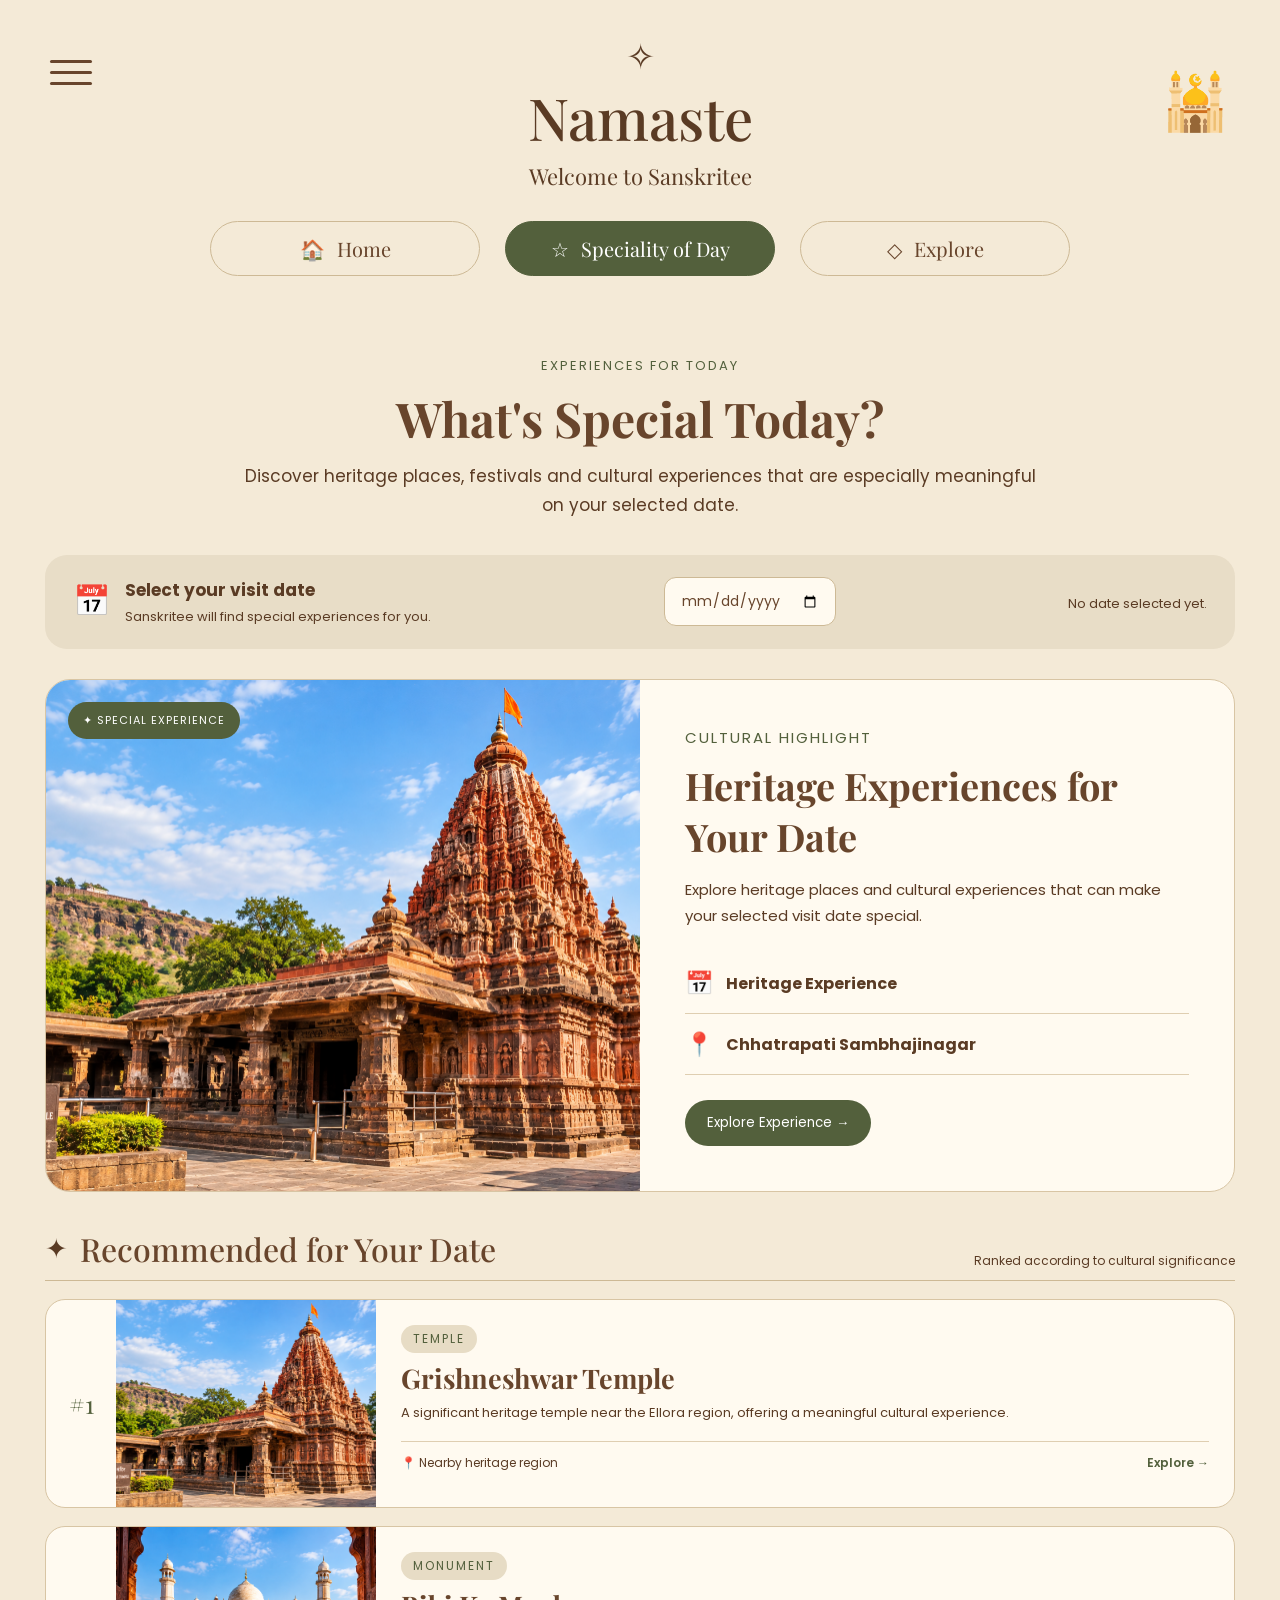
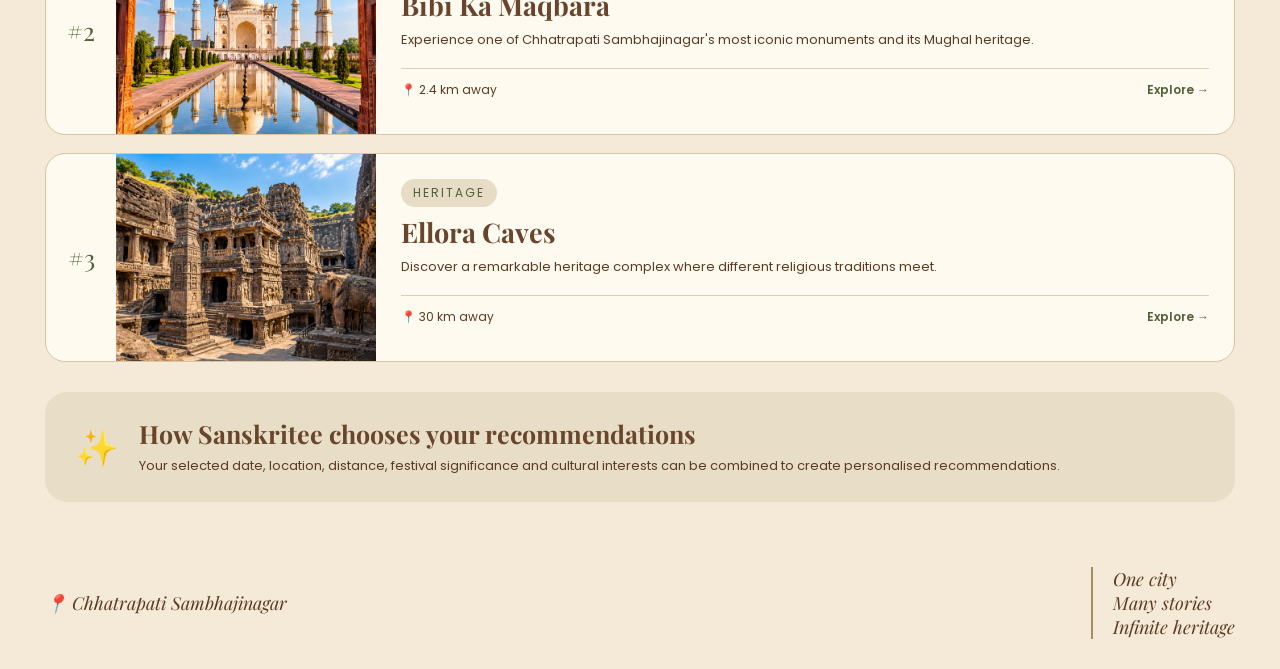
<file: Frontend/events.html>
<!DOCTYPE html>
<html lang="en">

<head>
    <meta charset="UTF-8">
    <meta name="viewport" content="width=device-width, initial-scale=1.0">

    <title>Speciality of Day - Sanskritee</title>

    <link rel="stylesheet" href="style.css">

    <link rel="preconnect" href="https://fonts.googleapis.com">
    <link rel="preconnect" href="https://fonts.gstatic.com" crossorigin>

    <link href="https://fonts.googleapis.com/css2?family=Playfair+Display:wght@400;500;600&family=Poppins:wght@300;400;500;600&display=swap" rel="stylesheet">
</head>

<body>

    <!-- HEADER -->

    <header class="header">

        <div class="menu-icon">
            <span></span>
            <span></span>
            <span></span>
        </div>

        <div class="logo">
            <div class="lotus">✧</div>

            <h1>Namaste</h1>

            <p>Welcome to Sanskritee</p>
        </div>

        <div class="monument-icon">
            🕌
        </div>

    </header>


    <!-- NAVIGATION -->

    <nav class="navigation">

        <a href="index.html" class="nav-button">
            🏠
            <span>Home</span>
        </a>

        <a href="events.html" class="nav-button active">
            ☆
            <span>Speciality of Day</span>
        </a>

        <a href="explore.html" class="nav-button">
            ◇
            <span>Explore</span>
        </a>

    </nav>


    <main>

        <!-- INTRO -->

        <section class="events-intro">

            <p class="small-title">
                EXPERIENCES FOR TODAY
            </p>

            <h2>
                What's Special Today?
            </h2>

            <p>
                Discover heritage places, festivals and cultural
                experiences that are especially meaningful on your
                selected date.
            </p>

        </section>


        <!-- DATE SELECTOR -->

        <section class="date-card">

            <div>
                <span class="date-icon">📅</span>

                <div>
                    <strong>Select your visit date</strong>

                    <p>
                        Sanskritee will find special experiences for you.
                    </p>
                </div>
            </div>

            <input type="date" id="visitDate">
            <p id="selectedDateText">No date selected yet.</p>

        </section>

        <!-- SPECIAL EVENT -->

<section class="special-event">

    <div class="event-image">

        <img
            id="eventMainImage"
            src="../assets/images/g.png"
            alt="Heritage Experience"
        >

        <span class="event-badge">
            ✦ SPECIAL EXPERIENCE
        </span>

    </div>


    <div class="event-content">

        <p class="event-label">
            CULTURAL HIGHLIGHT
        </p>

        <h2 id="festivalTitle">
            Heritage Experiences for Your Date
        </h2>

        <p id="festivalDescription">
            Explore heritage places and cultural experiences that can make your selected visit date special.
        </p>


        <div class="event-info">

            <div>
                <span>📅</span>

                <div>
                    <strong id="eventDateInfo">Heritage Experience</strong>
                </div>
            </div>


            <div>
                <span>📍</span>

                <div>
                    <strong id="eventLocationInfo">Chhatrapati Sambhajinagar</strong>
                </div>
            </div>

        </div>

    <button
        id="exploreExperienceButton"
        class="primary-event-button"
        onclick="
            if (
                document.getElementById('visitDate').value >= '2026-10-11' &&
                document.getElementById('visitDate').value <= '2026-10-20'
            ) {
                window.location.href = 'karnapura.html';
            } else {
                window.location.href = 'place.html?place=grishneshwar';
            }
        "
    >
        Explore Experience →
    </button>
 
    </div>

</section>

        <!-- RECOMMENDED PLACES -->

        <section class="recommendations">

            <div class="section-title">

                <div>
                    <span>✦</span>

                    <h2>
                        Recommended for Your Date
                    </h2>
                </div>

                <p>
                    Ranked according to cultural significance
                </p>

            </div>


            <!-- CARD 1 -->

            <div class="recommendation-card">

                <div class="rank">
                    #1
                </div>

                <div class="recommendation-image">

                    <img
                        id="recommendation1Image"
                        src="../assets/images/g.png"
                        alt="Heritage temple"
                    >

                </div>


                <div class="recommendation-content">

                    <span class="category">
                        TEMPLE
                    </span>

                    <h3 id="recommendation1Name">
                        Grishneshwar Temple
                    </h3>

                    <p id="recommendation1Description">
                        A significant heritage temple near the Ellora
                        region, offering a meaningful cultural experience.
                    </p>

                    <div class="recommendation-bottom">

                        <span>
                            📍 Nearby heritage region
                        </span>

                        <a href="place.html?place=grishneshwar">
                            Explore →
                        </a>

                    </div>

                </div>

            </div>


            <!-- CARD 2 -->

            <div class="recommendation-card">

                <div class="rank">
                    #2
                </div>

                <div class="recommendation-image">

                    <img
                        src="../assets/images/bibi.png"
                        alt="Bibi Ka Maqbara"
                    >

                </div>


                <div class="recommendation-content">

                    <span class="category">
                        MONUMENT
                    </span>

                    <h3>
                        Bibi Ka Maqbara
                    </h3>

                    <p>
                        Experience one of Chhatrapati Sambhajinagar's
                        most iconic monuments and its Mughal heritage.
                    </p>

                    <div class="recommendation-bottom">

                        <span>
                            📍 2.4 km away
                        </span>

                        <a href="place.html?place=bibi">
                            Explore →
                        </a>

                    </div>

                </div>

            </div>


            <!-- CARD 3 -->

            <div class="recommendation-card">

                <div class="rank">
                    #3
                </div>

                <div class="recommendation-image">

                    <img
                        src="../assets/images/e.png"
                        alt="Indian heritage architecture"
                    >

                </div>


                <div class="recommendation-content">

                    <span class="category">
                        HERITAGE
                    </span>

                    <h3>
                        Ellora Caves
                    </h3>

                    <p>
                        Discover a remarkable heritage complex where
                        different religious traditions meet.
                    </p>

                    <div class="recommendation-bottom">

                        <span>
                            📍 30 km away
                        </span>

                        <a href="place.html?place=ellora">
                            Explore →
                        </a>

                    </div>

                </div>

            </div>

        </section>


        <!-- HOW IT WORKS -->

        <section class="smart-recommendation">

            <div class="smart-icon">
                ✨
            </div>

            <div>

                <h2>
                    How Sanskritee chooses
                    your recommendations
                </h2>

                <p>
                    Your selected date, location, distance,
                    festival significance and cultural interests
                    can be combined to create personalised
                    recommendations.
                </p>

            </div>

        </section>

    </main>


    <!-- FOOTER -->

    <footer class="footer">

        <div>
            📍 Chhatrapati Sambhajinagar
        </div>

        <div class="footer-message">

            <strong>One city</strong>
            <strong>Many stories</strong>
            <strong>Infinite heritage</strong>

        </div>

    </footer>
<script>
document.addEventListener("DOMContentLoaded", function () {

    const visitDate = document.getElementById("visitDate");
    const selectedDateText = document.getElementById("selectedDateText");

    const festivalTitle = document.getElementById("festivalTitle");
    const festivalDescription = document.getElementById("festivalDescription");

    const eventDateInfo = document.getElementById("eventDateInfo");
    const eventLocationInfo = document.getElementById("eventLocationInfo");

    const eventMainImage = document.getElementById("eventMainImage");

    const recommendation1Image =
        document.getElementById("recommendation1Image");

    const recommendation1Name =
        document.getElementById("recommendation1Name");

    const recommendation1Description =
        document.getElementById("recommendation1Description");

    const exploreButton =
        document.getElementById("exploreExperienceButton");


    function updateExperience() {

        if (!visitDate || !visitDate.value) {
            return;
        }

        const selectedDate = visitDate.value;


        /* =========================
           SHOW SELECTED DATE
           ========================= */

        const dateObject =
            new Date(selectedDate + "T00:00:00");

        const formattedDate =
            dateObject.toLocaleDateString("en-IN", {
                day: "numeric",
                month: "long",
                year: "numeric"
            });

        if (selectedDateText) {
            selectedDateText.textContent =
                "Your selected visit date: " + formattedDate;
        }


        /* =========================
           DEFAULT CONTENT
           ========================= */

        if (festivalTitle) {
            festivalTitle.textContent =
                "Heritage Experiences for Your Date";
        }

        if (festivalDescription) {
            festivalDescription.textContent =
                "Explore heritage places and cultural experiences that can make your selected visit date special.";
        }

        if (eventDateInfo) {
            eventDateInfo.textContent =
                "Heritage Experience";
        }

        if (eventLocationInfo) {
            eventLocationInfo.textContent =
                "Chhatrapati Sambhajinagar";
        }

        if (eventMainImage) {
            eventMainImage.src =
                "../assets/images/g.png";
        }

        if (recommendation1Image) {
            recommendation1Image.src =
                "../assets/images/g.png";
        }

        if (recommendation1Name) {
            recommendation1Name.textContent =
                "Grishneshwar Temple";
        }

        if (recommendation1Description) {
            recommendation1Description.textContent =
                "Visit this historic temple near Ellora and experience the cultural atmosphere of the region during the festive season.";
        }


        /* =========================
           KARNAPURA MELA
           OCTOBER 11–20, 2026
           ========================= */

        if (
            selectedDate >= "2026-10-11" &&
            selectedDate <= "2026-10-20"
        ) {

            if (festivalTitle) {
                festivalTitle.textContent =
                    "Karnapura Mela";
            }

            if (festivalDescription) {
                festivalDescription.textContent =
                    "Karnapura Mela, also known as Karnapura Yatra, is a vibrant Navratri tradition where devotion to the goddess meets the colourful culture of a traditional Indian fair.";
            }

            if (eventDateInfo) {
                eventDateInfo.textContent =
                    "October 11–20, 2026";
            }

            if (eventLocationInfo) {
                eventLocationInfo.textContent =
                    "Karnapura, Chhatrapati Sambhajinagar";
            }

            if (eventMainImage) {
                eventMainImage.src =
                    "../assets/images/km.png";
            }

            if (recommendation1Image) {
                recommendation1Image.src =
                    "../assets/images/km.png";
            }

        }


        /* =========================
           NOVEMBER
           ========================= */

        else if (dateObject.getMonth() === 10) {

            if (festivalTitle) {
                festivalTitle.textContent =
                    "Heritage & Cultural Experiences";
            }

            if (festivalDescription) {
                festivalDescription.textContent =
                    "Discover heritage monuments, temples and cultural traditions that make the region special during this season.";
            }

            if (recommendation1Name) {
                recommendation1Name.textContent =
                    "Ellora Caves";
            }

            if (recommendation1Description) {
                recommendation1Description.textContent =
                    "Explore the remarkable rock-cut heritage of Ellora and discover the different cultural traditions represented at the site.";
            }

        }

    }


    /* =========================
       DATE CHANGE
       ========================= */

    if (visitDate) {
        visitDate.addEventListener("change", updateExperience);
    }


    /* =========================
       EXPLORE BUTTON
       ========================= */

    if (exploreButton) {

        exploreButton.addEventListener("click", function () {

            const selectedDate =
                visitDate ? visitDate.value : "";

            if (!selectedDate) {

                alert("Please select your visit date first.");
                return;

            }


            if (
                selectedDate >= "2026-10-11" &&
                selectedDate <= "2026-10-20"
            ) {

                window.location.href =
                    "mela.html";

            } else {

                window.location.href =
                    "place.html?place=grishneshwar";

            }

        });

    }


});
</script>
<script src="script.js"></script>
</body>

</html>
</file>
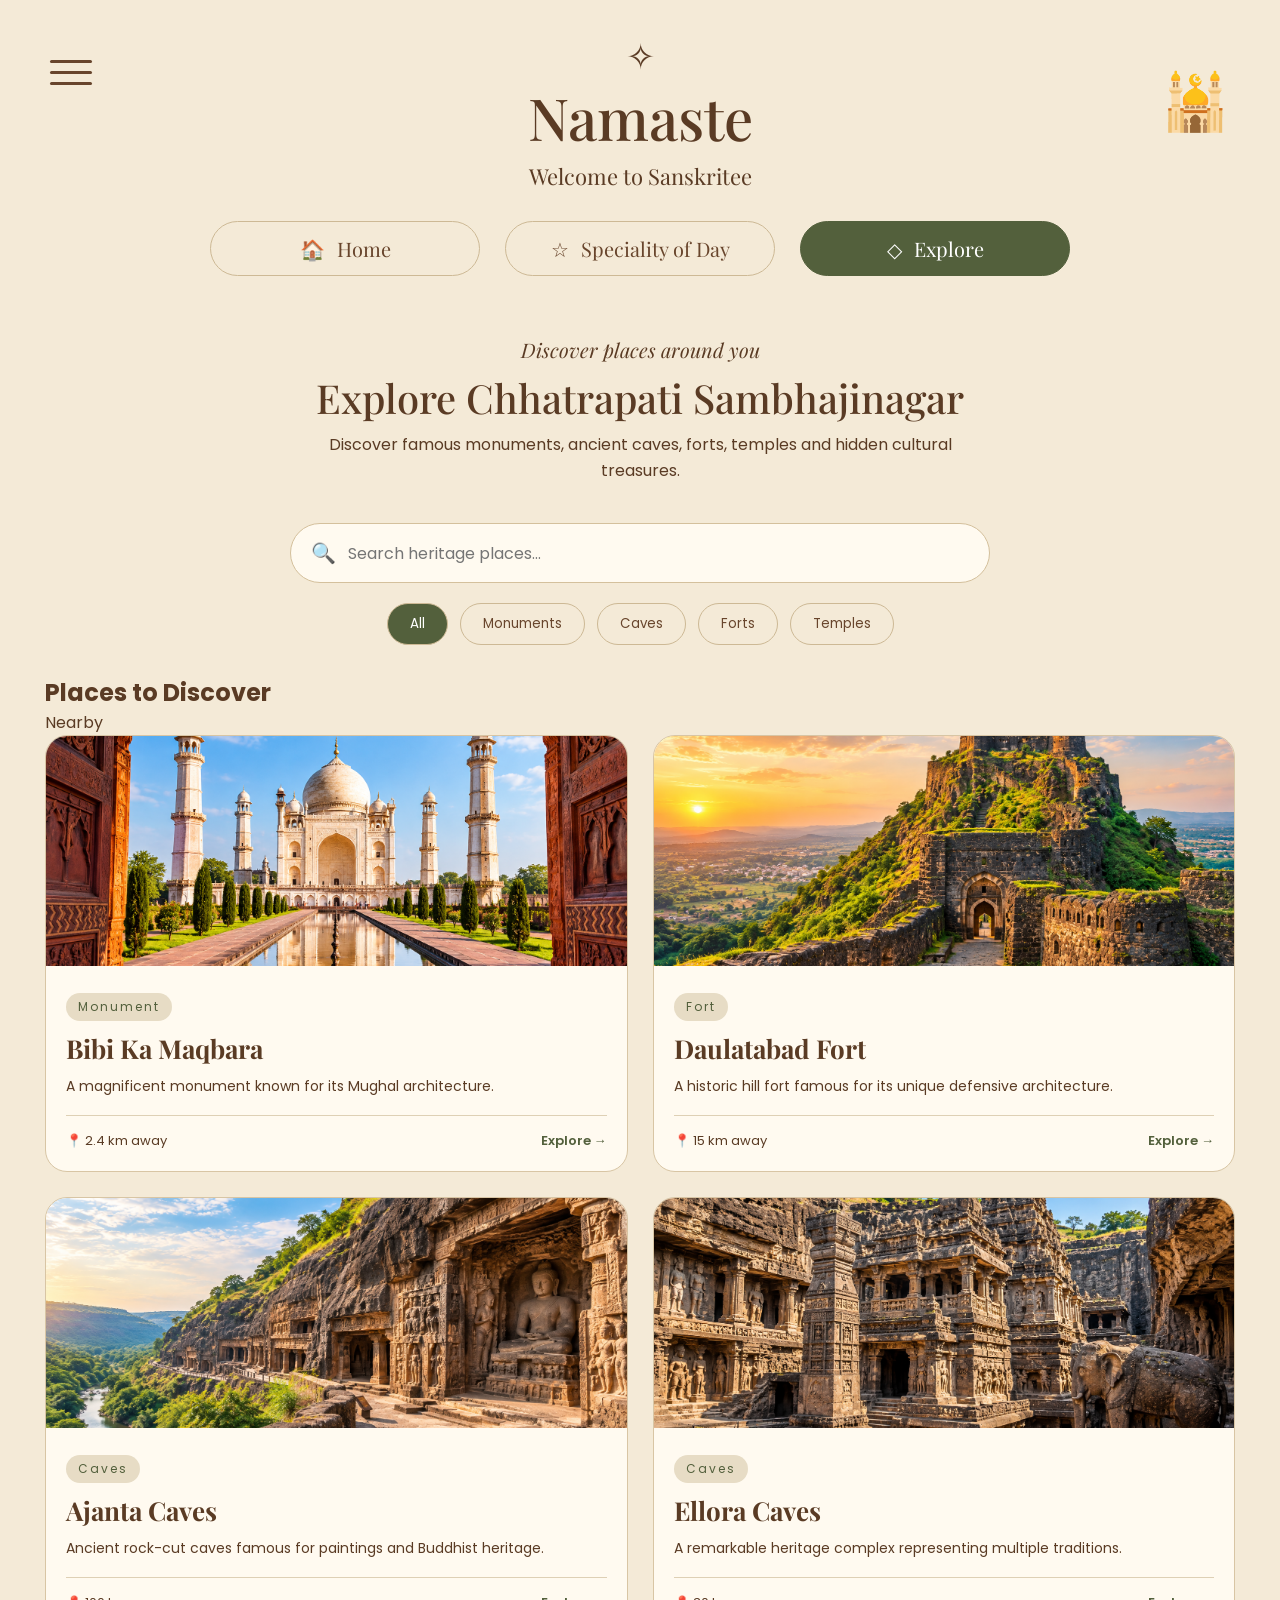
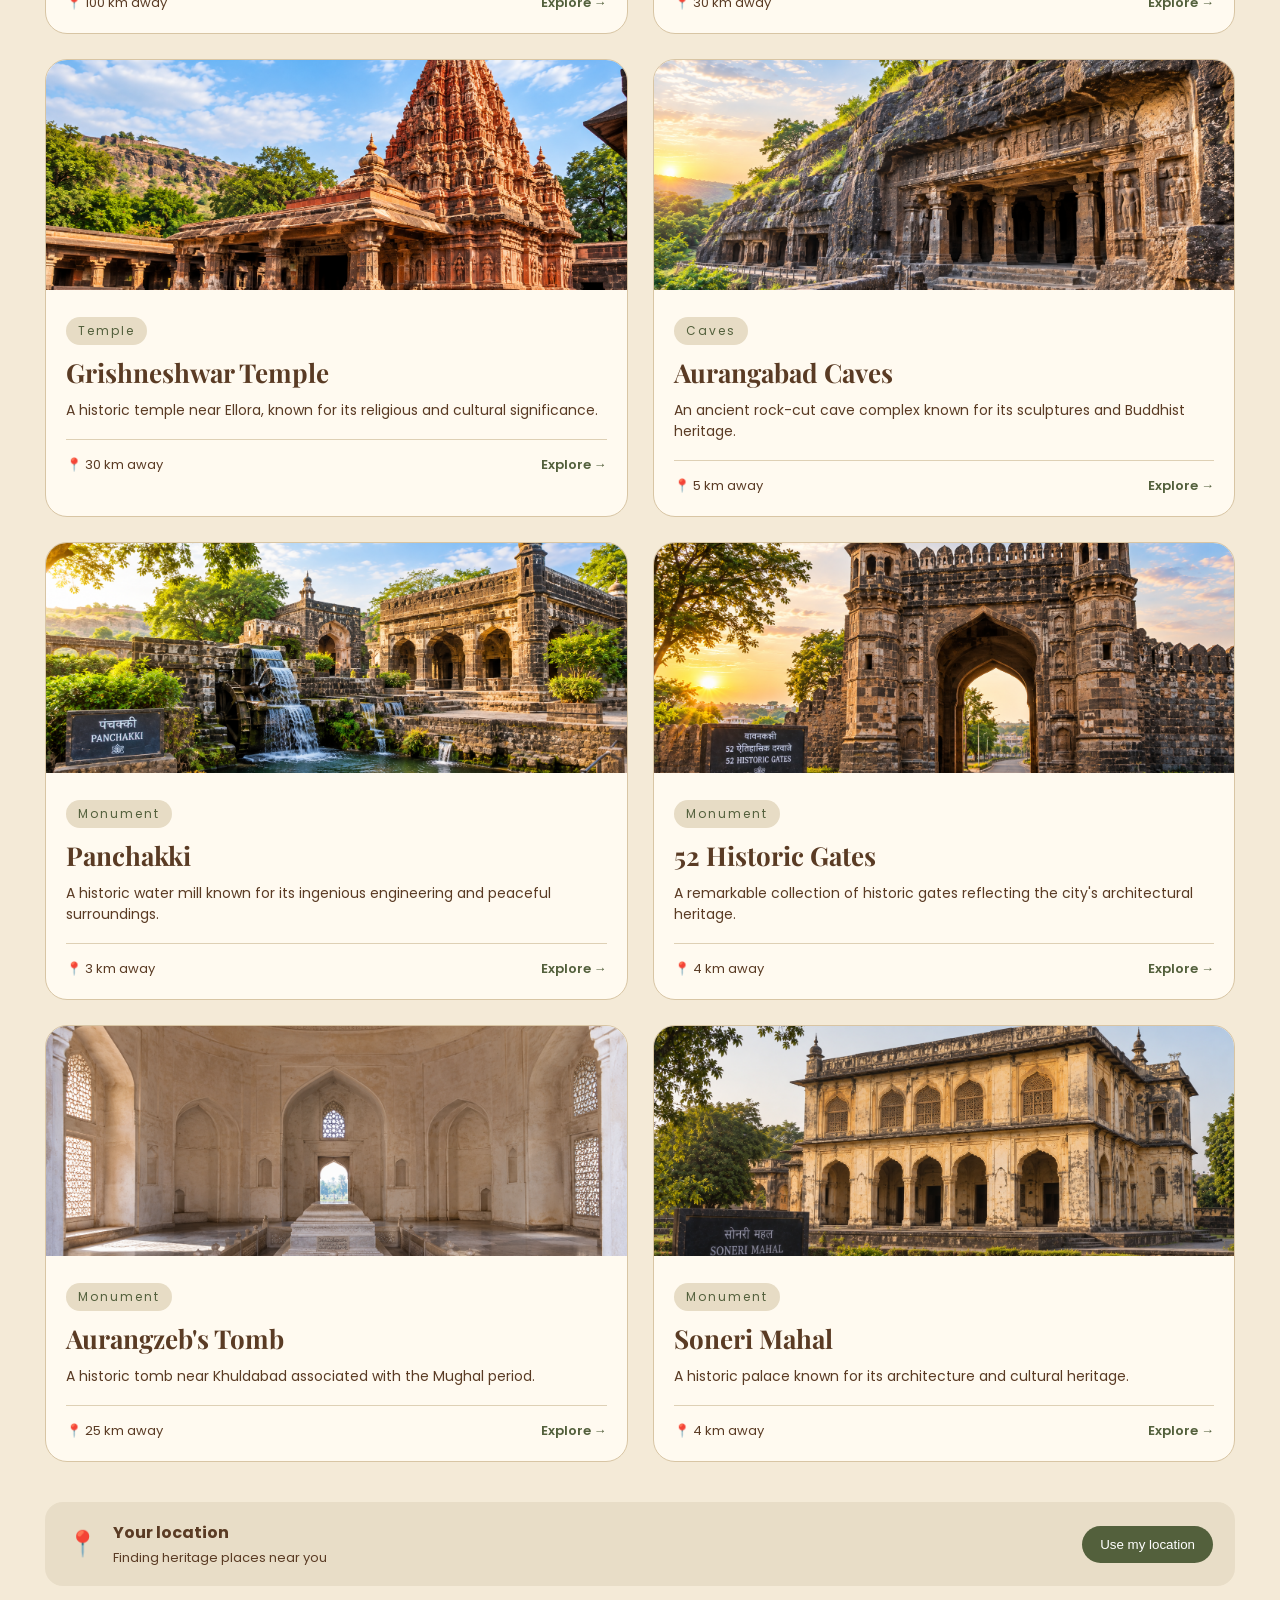
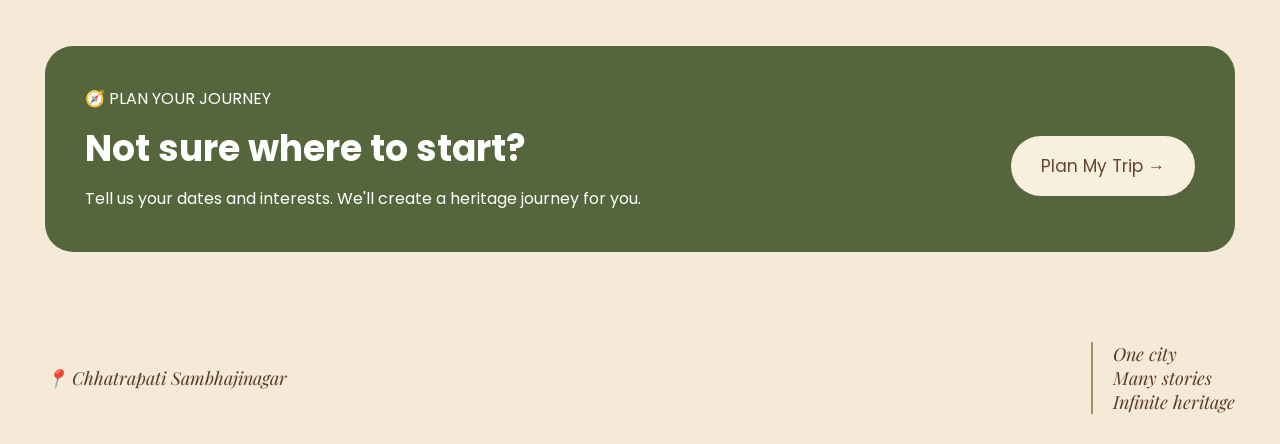
<file: Frontend/explore.html>
<!DOCTYPE html>
<html lang="en">

<head>
    <meta charset="UTF-8">
    <meta name="viewport" content="width=device-width, initial-scale=1.0">

    <title>Explore - Sanskritee</title>

    <link rel="stylesheet" href="style.css">

    <link rel="preconnect" href="https://fonts.googleapis.com">
    <link rel="preconnect" href="https://fonts.gstatic.com" crossorigin>

    <link href="https://fonts.googleapis.com/css2?family=Playfair+Display:wght@400;500;600&family=Poppins:wght@300;400;500;600&display=swap" rel="stylesheet">
</head>

<body>

    <!-- HEADER -->

    <header class="header">

        <div class="menu-icon">
            <span></span>
            <span></span>
            <span></span>
        </div>

        <div class="logo">
            <div class="lotus">✧</div>

            <h1>Namaste</h1>

            <p>Welcome to Sanskritee</p>
        </div>

        <div class="monument-icon">
            🕌
        </div>

    </header>


    <!-- NAVIGATION -->

    <nav class="navigation">

        <a href="index.html" class="nav-button">
            🏠
            <span>Home</span>
        </a>

        <a href="#" class="nav-button">
            ☆
            <span>Speciality of Day</span>
        </a>

        <a href="explore.html" class="nav-button active">
            ◇
            <span>Explore</span>
        </a>

    </nav>


    <!-- EXPLORE PAGE -->

    <main>

        <section class="explore-heading">

            <p>Discover places around you</p>

            <h2>Explore Chhatrapati Sambhajinagar</h2>

            <p class="explore-description">
                Discover famous monuments, ancient caves, forts,
                temples and hidden cultural treasures.
            </p>

        </section>


        <!-- SEARCH -->

        <div class="search-box">

            <span>🔍</span>

            <input
                type="text"
                id="searchInput"
                placeholder="Search heritage places..."
            >

        </div>


        <!-- FILTERS -->

        <div class="filters">

            <button class="filter active-filter" data-category="all">
                All
            </button>

            <button class="filter" data-category="monument">
                Monuments
            </button>
            <button class="filter" data-category="caves">
                Caves
            </button>
            <button class="filter" data-category="fort">
                Forts
            </button>
            <button class="filter" data-category="temple">
                Temples
            </button>

        </div>
        <!-- PLACES SECTION -->

        <section class="places-section">

            <div class="section-heading">
            <h2>Places to Discover</h2>
            <span>Nearby</span>
        </div>

        <div class="places-grid">
         <!-- PLACE 1 -->

<article class="place-card" data-category="monument" data-place="bibi">

    <img
        src="../assets/images/bibi.png"
        alt="Bibi Ka Maqbara"
    >

    <div class="place-info">

        <span class="category">
            Monument
        </span>

        <h3>Bibi Ka Maqbara</h3>

        <p>
            A magnificent monument known for its Mughal architecture.
        </p>

        <div class="place-bottom">

            <span>📍 2.4 km away</span>

            <a href="place.html?place=bibi">
                Explore →
            </a>

        </div>

    </div>

</article>
<!-- PLACE 2 -->

<article class="place-card" data-category="fort" data-place="daulatabad">

    <img
        src="../assets/images/df.png"
        alt="Daulatabad Fort"
    >

    <div class="place-info">

        <span class="category">
            Fort
        </span>

        <h3>Daulatabad Fort</h3>

        <p>
            A historic hill fort famous for its unique defensive architecture.
        </p>

        <div class="place-bottom">

            <span>📍 15 km away</span>

            <a href="place.html?place=daulatabad">
                Explore →
            </a>

        </div>

    </div>

</article>
<!-- PLACE 3 -->

<article class="place-card" data-category="caves" data-place="ajanta">

    <img
        src="../assets/images/ac.png"
        alt="Ajanta Caves"
    >

    <div class="place-info">

        <span class="category">
            Caves
        </span>

        <h3>Ajanta Caves</h3>

        <p>
            Ancient rock-cut caves famous for paintings and Buddhist heritage.
        </p>

        <div class="place-bottom">

            <span>📍 100 km away</span>

            <a href="place.html?place=ajanta">
                Explore →
            </a>

        </div>

    </div>

</article>
<!-- PLACE 4 -->

<article class="place-card" data-category="caves" data-place="ellora">

    <img
        src="../assets/images/e.png"
        alt="Ellora Caves"
    >

    <div class="place-info">

        <span class="category">
            Caves
        </span>

        <h3>Ellora Caves</h3>

        <p>
            A remarkable heritage complex representing multiple traditions.
        </p>

        <div class="place-bottom">

            <span>📍 30 km away</span>

            <a href="place.html?place=ellora">
                Explore →
            </a>

        </div>

    </div>

</article>
<!-- PLACE 5 -->

<article class="place-card" data-category="temple" data-place="grishneshwar">

    <img
        src="../assets/images/g.png"
        alt="Grishneshwar Temple"
    >

    <div class="place-info">

        <span class="category">
            Temple
        </span>

        <h3>Grishneshwar Temple</h3>

        <p>
            A historic temple near Ellora, known for its religious
            and cultural significance.
        </p>

        <div class="place-bottom">

            <span>📍 30 km away</span>

            <a href="place.html?place=grishneshwar">
                Explore →
            </a>

        </div>

    </div>

</article>
<!-- PLACE 6 -->

<article class="place-card" data-category="caves" data-place="grishneshwar">

    <img
        src="../assets/images/auc.png"
        alt="Aurangabad Caves"
    >

    <div class="place-info">

        <span class="category">
            Caves
        </span>

        <h3>Aurangabad Caves</h3>

        <p>
            An ancient rock-cut cave complex known for its sculptures and Buddhist heritage.
        </p>

        <div class="place-bottom">

            <span>📍 5 km away</span>

            <a href="place.html?place=aurangabadCaves">
                Explore →
            </a>

        </div>

    </div>

</article>
<!-- PLACE 7 -->

<article class="place-card" data-category="monument" data-place="panchakki">

    <img
        src="../assets/images/p.png"
        alt="Panchakki"
    >

    <div class="place-info">

        <span class="category">
            Monument
        </span>

        <h3>Panchakki</h3>

        <p>
            A historic water mill known for its ingenious engineering and peaceful surroundings.
        </p>

        <div class="place-bottom">

            <span>📍 3 km away</span>

            <a href="place.html?place=panchakki">
                Explore →
            </a>

        </div>

    </div>

</article>
<!-- PLACE 8 -->

<article class="place-card" data-category="monument" data-place="gates">

    <img
        src="../assets/images/gates.png"
        alt="52 Historic Gates of Chhatrapati Sambhajinagar"
    >

    <div class="place-info">

        <span class="category">
            Monument
        </span>

        <h3>52 Historic Gates</h3>

        <p>
            A remarkable collection of historic gates reflecting the city's architectural heritage.
        </p>

        <div class="place-bottom">

            <span>📍 4 km away</span>

            <a href="place.html?place=gates">
                Explore →
            </a>

        </div>

    </div>

</article>
<!-- PLACE 9 -->

<article class="place-card" data-category="monument" data-place="aurangzebTomb">

    <img
        src="../assets/images/at.png"
        alt="Aurangzeb's Tomb"
    >

    <div class="place-info">

        <span class="category">
            Monument
        </span>

        <h3>Aurangzeb's Tomb</h3>

        <p>
            A historic tomb near Khuldabad associated with the Mughal period.
        </p>

        <div class="place-bottom">

            <span>📍 25 km away</span>

            <a href="place.html?place=aurangzebTomb">
                Explore →
            </a>

        </div>

    </div>

</article>
<!-- PLACE 10 -->

<article class="place-card" data-category="monument" data-place="soneriMahal">

    <img
        src="../assets/images/sone.png"
        alt="Soneri Mahal"
    >

    <div class="place-info">

        <span class="category">
            Monument
        </span>

        <h3>Soneri Mahal</h3>

        <p>
            A historic palace known for its architecture and cultural heritage.
        </p>

        <div class="place-bottom">

            <span>📍 4 km away</span>

            <a href="place.html?place=soneriMahal">
                Explore →
            </a>

        </div>

    </div>

</article>
    </div>

</section>
        <!-- LOCATION -->

        <div class="location-bar">

            <span>📍</span>

            <div>
                <strong>Your location</strong>
                <p id="locationStatus">Finding heritage places near you</p>
            </div>

            <button id="locationBtn">
                  Use my location
            </button>

        </div>
    <div class="trip-planner-banner">

    <div>
        <span>🧭 PLAN YOUR JOURNEY</span>

        <h2>
            Not sure where to start?
        </h2>

        <p>
            Tell us your dates and interests.
            We'll create a heritage journey for you.
        </p>
    </div>

    <a href="trip.html" class="generate-btn">
        Plan My Trip →
    </a>

    </div>
    </main>


    <!-- FOOTER -->

    <footer class="footer">

        <div>
            📍 Chhatrapati Sambhajinagar
        </div>

        <div class="footer-message">

            <strong>One city</strong>
            <strong>Many stories</strong>
            <strong>Infinite heritage</strong>

        </div>

    </footer>
    <script src="script.js"></script>
</body>

</html>
</file>
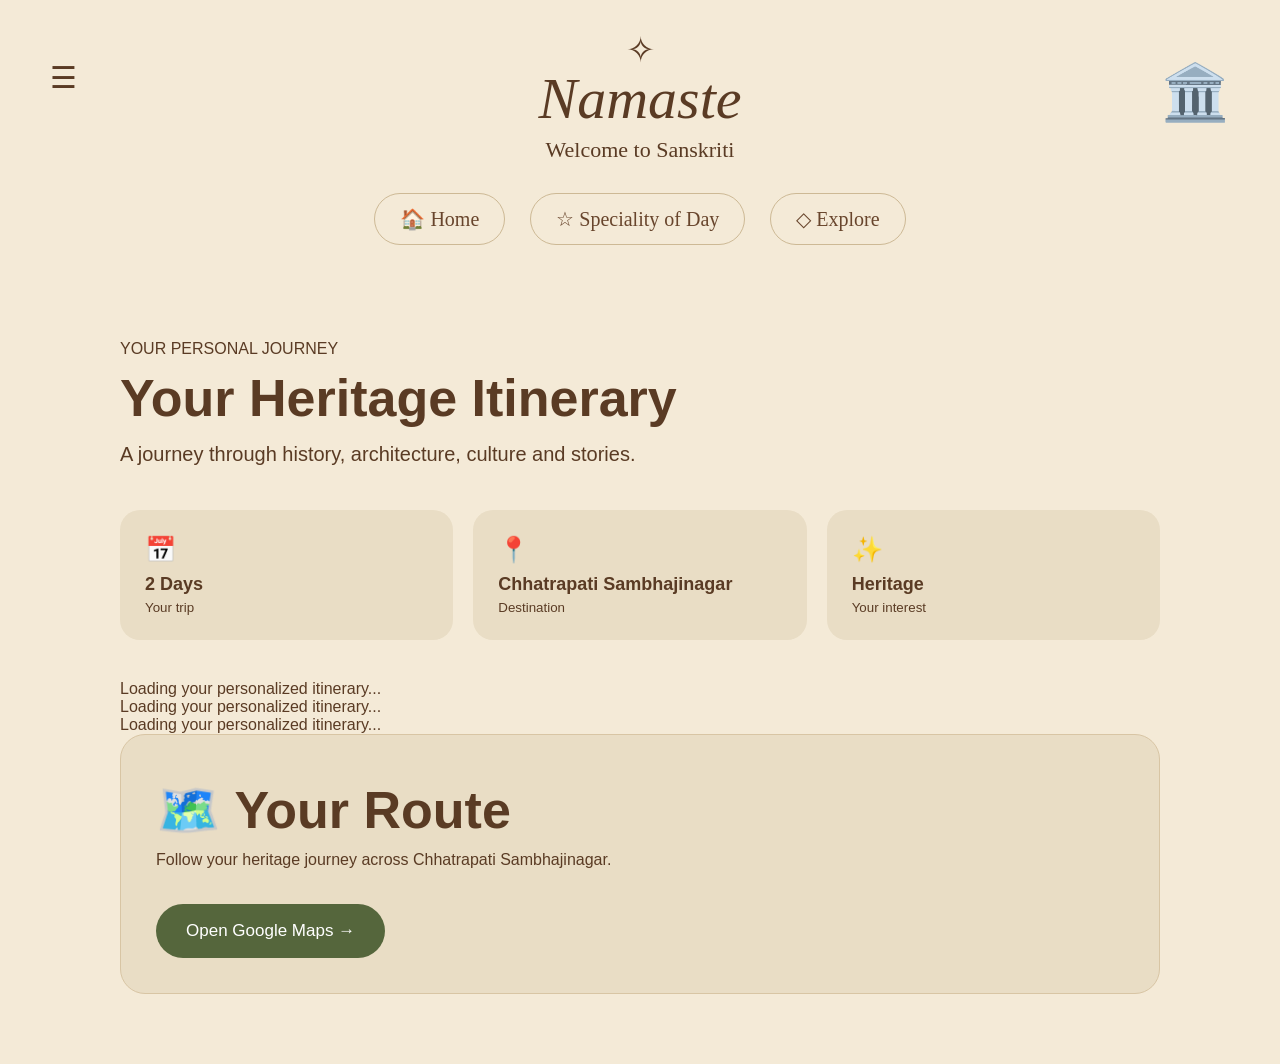
<file: Frontend/itinerary.html>
<!DOCTYPE html>
<html lang="en">
<head>
    <meta charset="UTF-8">
    <meta name="viewport" content="width=device-width, initial-scale=1.0">
    <title>Your Itinerary - Sanskriti</title>
    <link rel="stylesheet" href="style.css">
</head>

<body>

    <header class="top-section">

        <div class="menu">☰</div>

        <div class="brand">
            <div class="star">✧</div>
            <h1>Namaste</h1>
            <p>Welcome to Sanskriti</p>
        </div>

        <div class="temple">🏛️</div>

    </header>


    <nav class="main-nav">

        <a href="index.html">🏠 Home</a>

        <a href="events.html">☆ Speciality of Day</a>

        <a href="explore.html">◇ Explore</a>

    </nav>


    <main class="itinerary-container">

        <p class="eyebrow">YOUR PERSONAL JOURNEY</p>

        <h2>Your Heritage Itinerary</h2>

        <p class="trip-intro">
            A journey through history, architecture, culture and stories.
        </p>


        <div class="trip-summary">

            <div>
                <span>📅</span>
                <strong>2 Days</strong>
                <small>Your trip</small>
            </div>

            <div>
                <span>📍</span>
                <strong>Chhatrapati Sambhajinagar</strong>
                <small>Destination</small>
            </div>

            <div>
                <span>✨</span>
                <strong>Heritage</strong>
                <small>Your interest</small>
            </div>

        </div>

        <div id="generatedItinerary">
        <p>Loading your personalized itinerary...</p>
        </div>

        <div id="generatedItinerary">
        <p>Loading your personalized itinerary...</p>
        </div>

        <div id="generatedItinerary">
            <p>Loading your personalized itinerary...</p>
        </div>
        <section class="map-section">

            <h2>🗺️ Your Route</h2>

            <p>
                Follow your heritage journey across
                Chhatrapati Sambhajinagar.
            </p>

            <a
                class="generate-btn"
                href="https://www.google.com/maps"
                target="_blank">
                Open Google Maps →
            </a>

        </section>

    </main>
    <script src="script.js"></script>

</body>
</html>
</file>
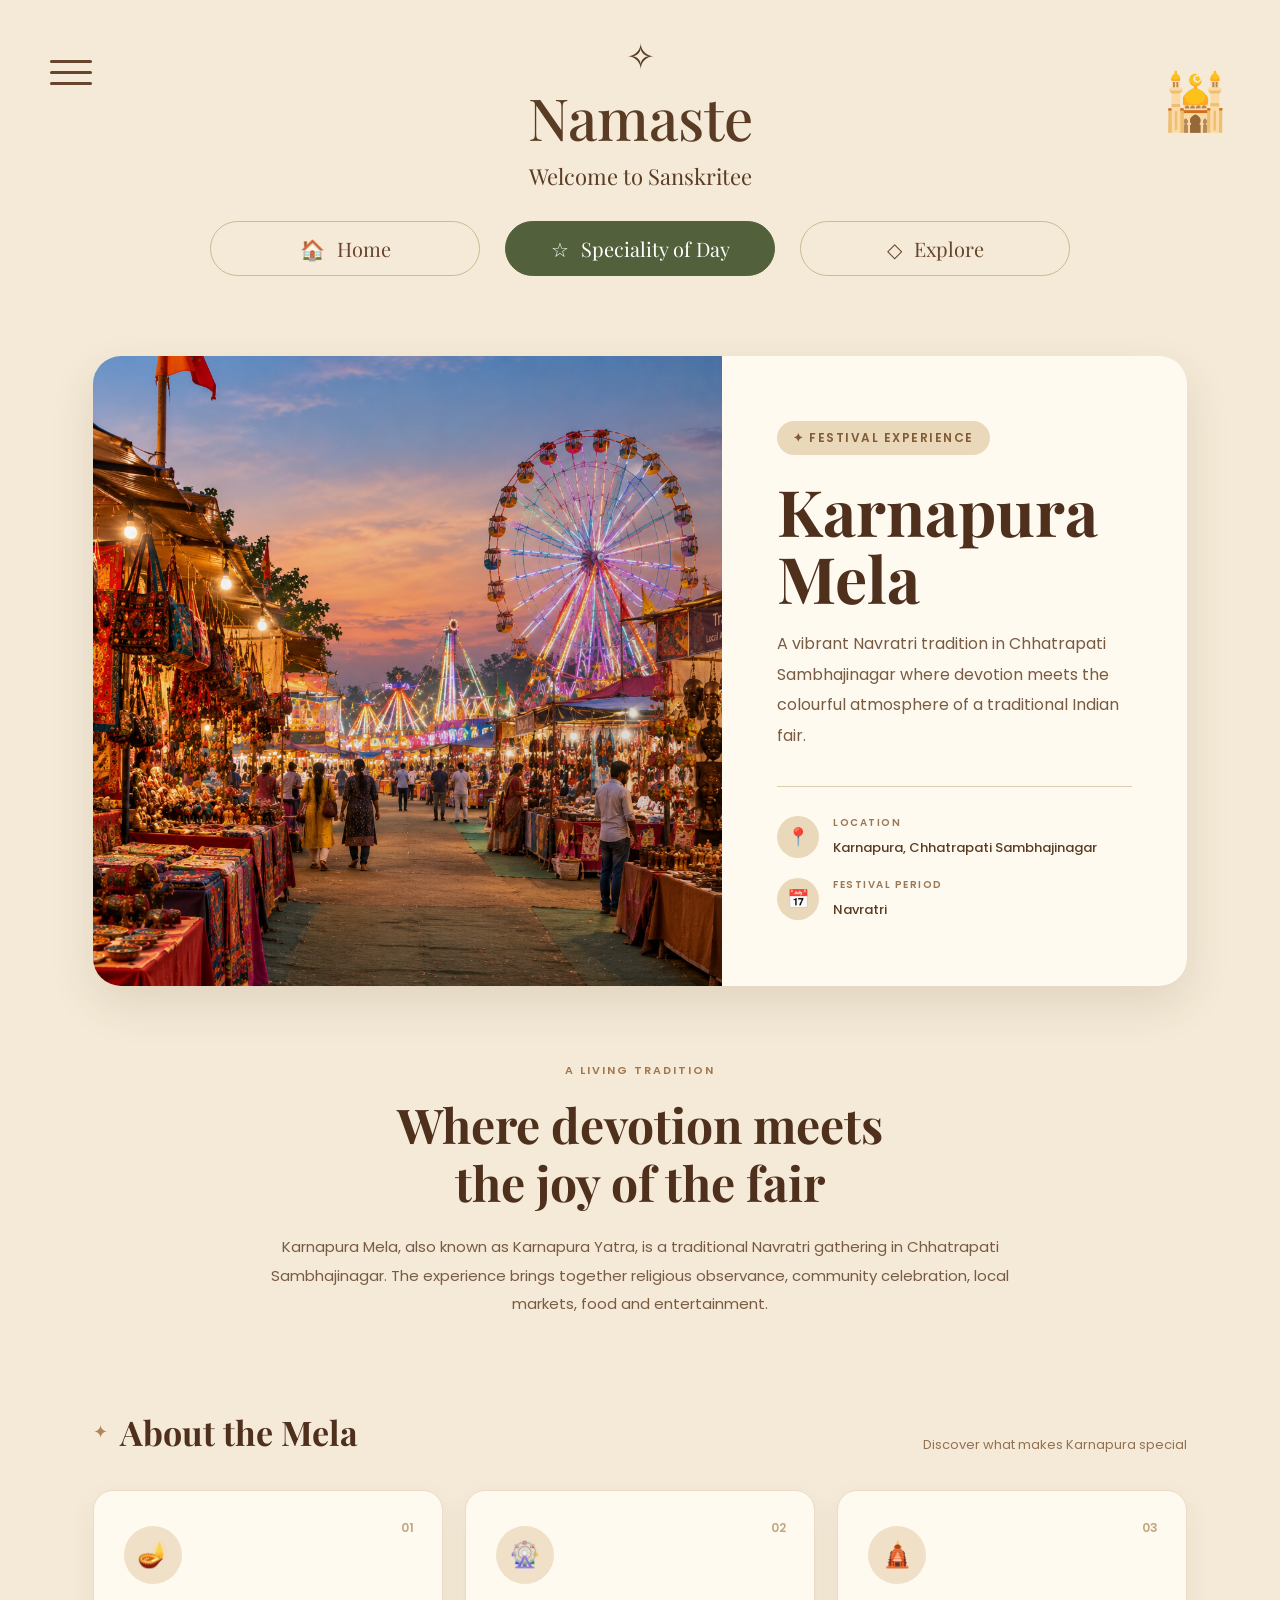
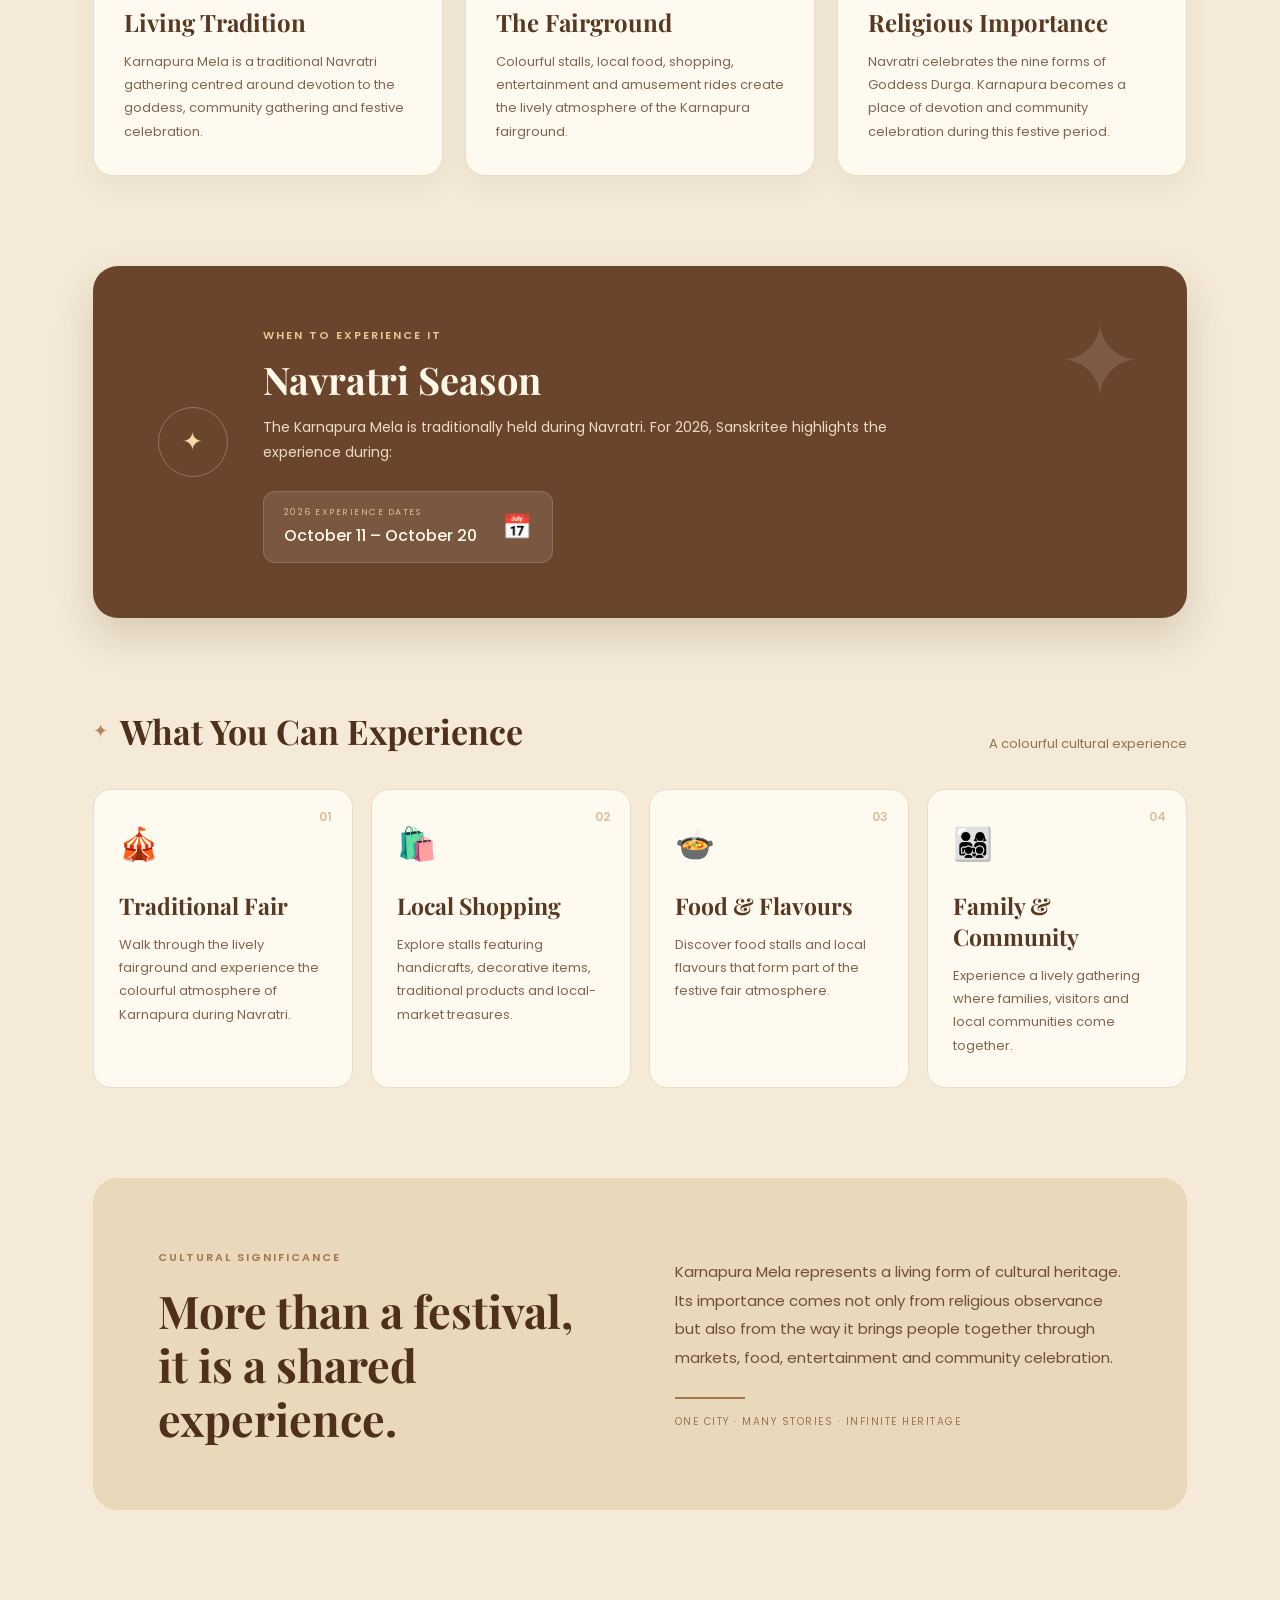
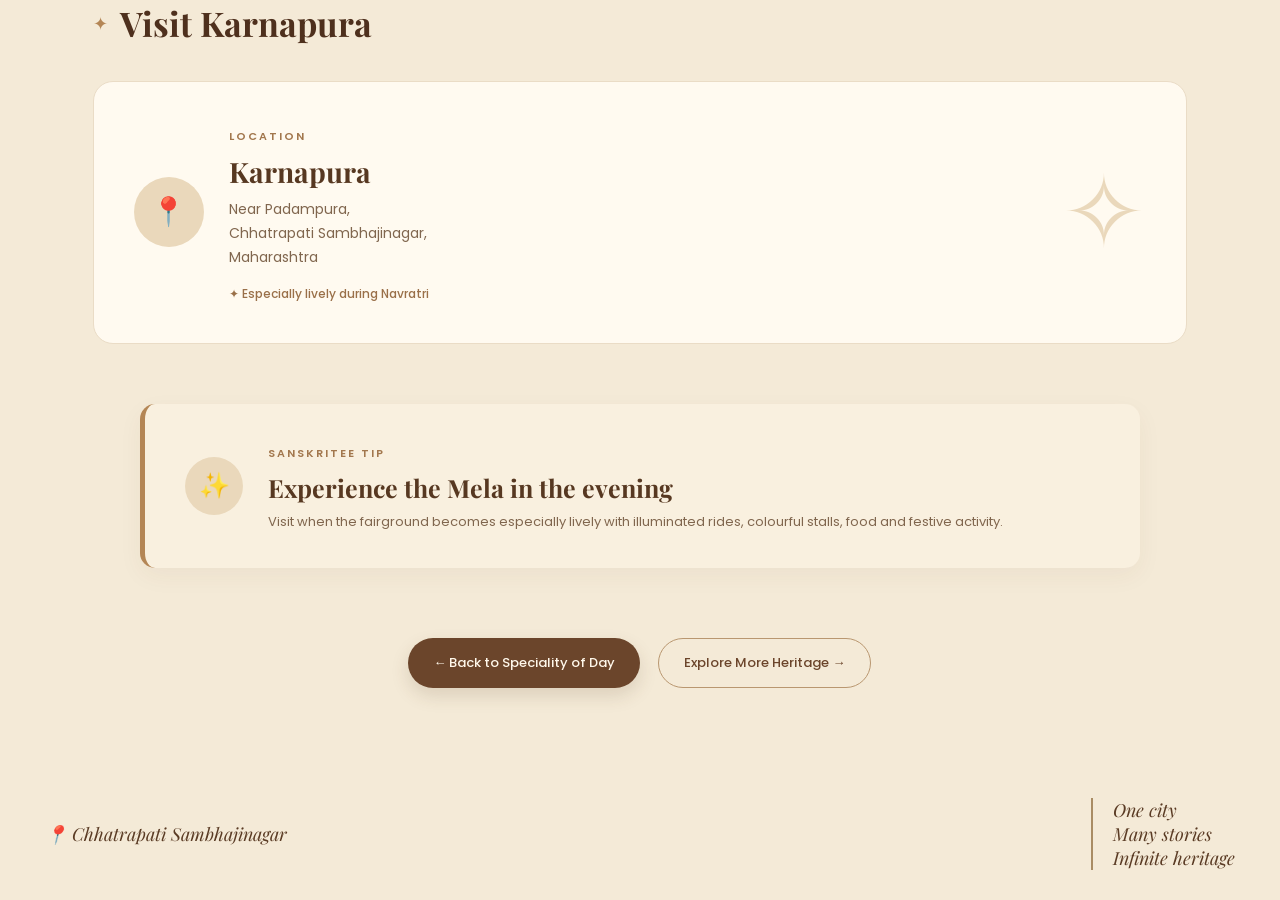
<file: Frontend/mela.html>
<!DOCTYPE html>
<html lang="en">

<head>
    <meta charset="UTF-8">
    <meta name="viewport" content="width=device-width, initial-scale=1.0">

    <title>Karnapura Mela | Sanskritee</title>

    <link rel="stylesheet" href="style.css">

    <link rel="preconnect" href="https://fonts.googleapis.com">
    <link rel="preconnect" href="https://fonts.gstatic.com" crossorigin>

    <link
        href="https://fonts.googleapis.com/css2?family=Playfair+Display:wght@500;600;700&family=Poppins:wght@300;400;500;600&display=swap"
        rel="stylesheet">
</head>

<body class="karnapura-page">

    <!-- HEADER -->
    <header class="header">
        <div class="menu-icon">
            <span></span>
            <span></span>
            <span></span>
        </div>

        <div class="logo">
            <div class="lotus">✧</div>
            <h1>Namaste</h1>
            <p>Welcome to Sanskritee</p>
        </div>

        <div class="monument-icon">
            🕌
        </div>
    </header>


    <!-- NAVIGATION -->
    <nav class="navigation">

        <a href="index.html" class="nav-button">
            🏠
            <span>Home</span>
        </a>

        <a href="events.html" class="nav-button active">
            ☆
            <span>Speciality of Day</span>
        </a>

        <a href="explore.html" class="nav-button">
            ◇
            <span>Explore</span>
        </a>

    </nav>


    <main>

        <!-- HERO -->
        <section class="kp-hero">

            <div class="kp-hero-image">
                <img
                    src="../assets/images/km.png"
                    alt="Karnapura Mela during Navratri">
            </div>

            <div class="kp-hero-content">

                <span class="kp-category">
                    ✦ FESTIVAL EXPERIENCE
                </span>

                <h1>Karnapura Mela</h1>

                <p>
                    A vibrant Navratri tradition in Chhatrapati Sambhajinagar
                    where devotion meets the colourful atmosphere of a
                    traditional Indian fair.
                </p>

                <div class="kp-meta">

                    <div>
                        <span class="kp-meta-icon">📍</span>
                        <div>
                            <small>LOCATION</small>
                            <strong>Karnapura, Chhatrapati Sambhajinagar</strong>
                        </div>
                    </div>

                    <div>
                        <span class="kp-meta-icon">📅</span>
                        <div>
                            <small>FESTIVAL PERIOD</small>
                            <strong>Navratri</strong>
                        </div>
                    </div>

                </div>

            </div>

        </section>


        <!-- INTRO -->
        <section class="kp-intro">

            <span class="kp-eyebrow">A LIVING TRADITION</span>

            <h2>
                Where devotion meets<br>
                the joy of the fair
            </h2>

            <p>
                Karnapura Mela, also known as Karnapura Yatra, is a traditional
                Navratri gathering in Chhatrapati Sambhajinagar. The experience
                brings together religious observance, community celebration,
                local markets, food and entertainment.
            </p>

        </section>


        <!-- ABOUT -->
        <section class="kp-section">

            <div class="kp-section-heading">
                <div>
                    <span>✦</span>
                    <h2>About the Mela</h2>
                </div>

                <p>
                    Discover what makes Karnapura special
                </p>
            </div>


            <div class="kp-info-grid">

                <article class="kp-info-card">

                    <div class="kp-card-icon">🪔</div>

                    <span>01</span>

                    <h3>Living Tradition</h3>

                    <p>
                        Karnapura Mela is a traditional Navratri gathering
                        centred around devotion to the goddess, community
                        gathering and festive celebration.
                    </p>

                </article>


                <article class="kp-info-card">

                    <div class="kp-card-icon">🎡</div>

                    <span>02</span>

                    <h3>The Fairground</h3>

                    <p>
                        Colourful stalls, local food, shopping, entertainment
                        and amusement rides create the lively atmosphere of
                        the Karnapura fairground.
                    </p>

                </article>


                <article class="kp-info-card">

                    <div class="kp-card-icon">🛕</div>

                    <span>03</span>

                    <h3>Religious Importance</h3>

                    <p>
                        Navratri celebrates the nine forms of Goddess Durga.
                        Karnapura becomes a place of devotion and community
                        celebration during this festive period.
                    </p>

                </article>

            </div>

        </section>


        <!-- DATE HIGHLIGHT -->
        <section class="kp-date-section">

            <div class="kp-date-decoration">
                ✦
            </div>

            <div class="kp-date-content">

                <span class="kp-eyebrow">
                    WHEN TO EXPERIENCE IT
                </span>

                <h2>Navratri Season</h2>

                <p>
                    The Karnapura Mela is traditionally held during Navratri.
                    For 2026, Sanskritee highlights the experience during:
                </p>

                <div class="kp-date-box">

                    <div>
                        <small>2026 EXPERIENCE DATES</small>
                        <strong>October 11 – October 20</strong>
                    </div>

                    <span>📅</span>

                </div>

            </div>

        </section>


        <!-- EXPERIENCES -->
        <section class="kp-section">

            <div class="kp-section-heading">
                <div>
                    <span>✦</span>
                    <h2>What You Can Experience</h2>
                </div>

                <p>
                    A colourful cultural experience
                </p>
            </div>


            <div class="kp-experience-grid">

                <article class="kp-experience-card">
                    <div class="kp-number">01</div>
                    <div class="kp-experience-icon">🎪</div>

                    <h3>Traditional Fair</h3>

                    <p>
                        Walk through the lively fairground and experience
                        the colourful atmosphere of Karnapura during Navratri.
                    </p>
                </article>


                <article class="kp-experience-card">
                    <div class="kp-number">02</div>
                    <div class="kp-experience-icon">🛍️</div>

                    <h3>Local Shopping</h3>

                    <p>
                        Explore stalls featuring handicrafts, decorative
                        items, traditional products and local-market treasures.
                    </p>
                </article>


                <article class="kp-experience-card">
                    <div class="kp-number">03</div>
                    <div class="kp-experience-icon">🍲</div>

                    <h3>Food & Flavours</h3>

                    <p>
                        Discover food stalls and local flavours that form
                        part of the festive fair atmosphere.
                    </p>
                </article>


                <article class="kp-experience-card">
                    <div class="kp-number">04</div>
                    <div class="kp-experience-icon">👨‍👩‍👧‍👦</div>

                    <h3>Family & Community</h3>

                    <p>
                        Experience a lively gathering where families,
                        visitors and local communities come together.
                    </p>
                </article>

            </div>

        </section>


        <!-- CULTURAL STORY -->
        <section class="kp-story">

            <div class="kp-story-left">

                <span class="kp-eyebrow">
                    CULTURAL SIGNIFICANCE
                </span>

                <h2>
                    More than a festival,
                    it is a shared experience.
                </h2>

            </div>

            <div class="kp-story-right">

                <p>
                    Karnapura Mela represents a living form of cultural
                    heritage. Its importance comes not only from religious
                    observance but also from the way it brings people
                    together through markets, food, entertainment and
                    community celebration.
                </p>

                <div class="kp-story-line"></div>

                <span>
                    ONE CITY · MANY STORIES · INFINITE HERITAGE
                </span>

            </div>

        </section>


        <!-- VISIT -->
        <section class="kp-section kp-visit-section">

            <div class="kp-section-heading">
                <div>
                    <span>✦</span>
                    <h2>Visit Karnapura</h2>
                </div>
            </div>


            <div class="kp-location-card">

                <div class="kp-location-icon">
                    📍
                </div>

                <div class="kp-location-content">

                    <span class="kp-eyebrow">
                        LOCATION
                    </span>

                    <h3>Karnapura</h3>

                    <p>
                        Near Padampura,<br>
                        Chhatrapati Sambhajinagar,<br>
                        Maharashtra
                    </p>

                    <div class="kp-location-note">
                        ✦ Especially lively during Navratri
                    </div>

                </div>

                <div class="kp-location-pattern">
                    ✧
                </div>

            </div>

        </section>


        <!-- TIP -->
        <section class="kp-tip">

            <div class="kp-tip-icon">
                ✨
            </div>

            <div>
                <span class="kp-eyebrow">
                    SANSKRITEE TIP
                </span>

                <h2>
                    Experience the Mela in the evening
                </h2>

                <p>
                    Visit when the fairground becomes especially lively
                    with illuminated rides, colourful stalls, food and
                    festive activity.
                </p>
            </div>

        </section>


        <!-- NAVIGATION BUTTONS -->
        <section class="kp-navigation">

            <a href="events.html" class="kp-primary-button">
                ← Back to Speciality of Day
            </a>

            <a href="explore.html" class="kp-secondary-button">
                Explore More Heritage →
            </a>

        </section>

    </main>


    <!-- FOOTER -->
    <footer class="footer">

        <div>
            📍 Chhatrapati Sambhajinagar
        </div>

        <div class="footer-message">
            <strong>One city</strong>
            <strong>Many stories</strong>
            <strong>Infinite heritage</strong>
        </div>

    </footer>


</body>
</html>
</file>
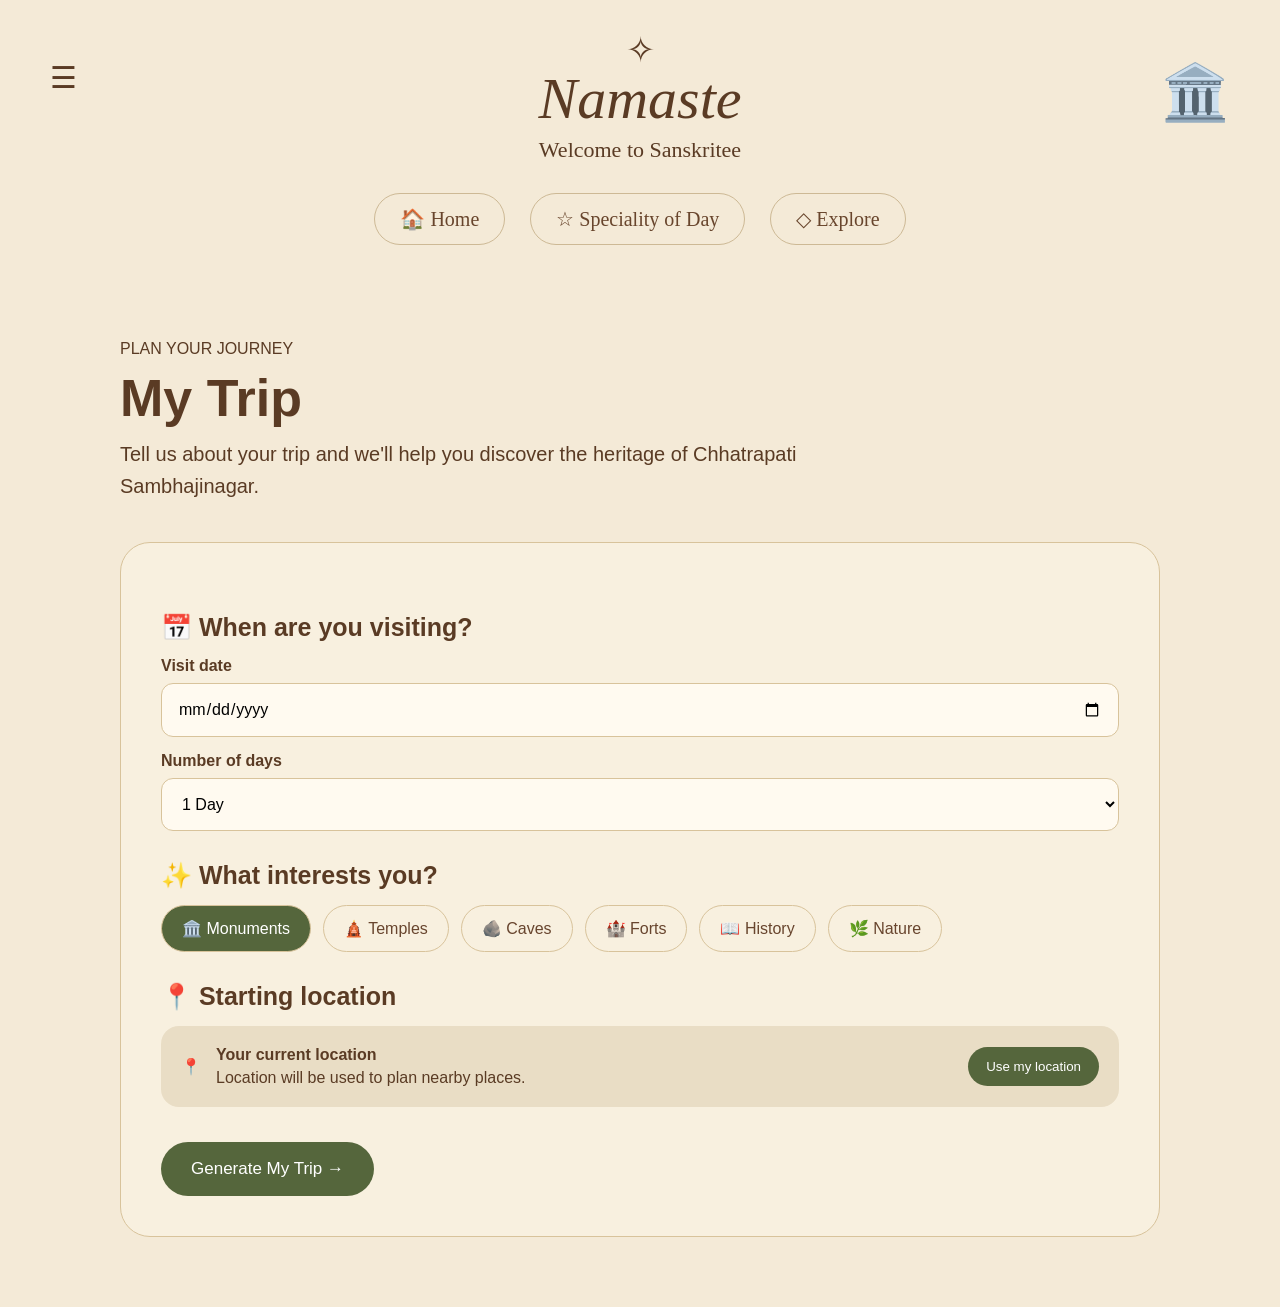
<file: Frontend/trip.html>
<!DOCTYPE html>
<html lang="en">
<head>
    <meta charset="UTF-8">
    <meta name="viewport" content="width=device-width, initial-scale=1.0">
    <title>My Trip - Sanskritee</title>
    <link rel="stylesheet" href="style.css">
</head>

<body>

    <header class="top-section">

        <div class="menu">☰</div>

        <div class="brand">
            <div class="star">✧</div>
            <h1>Namaste</h1>
            <p>Welcome to Sanskritee</p>
        </div>

        <div class="temple">🏛️</div>

    </header>


    <nav class="main-nav">

        <a href="index.html">🏠 Home</a>

        <a href="events.html">☆ Speciality of Day</a>

        <a href="explore.html">◇ Explore</a>

    </nav>


    <main class="trip-container">

        <p class="eyebrow">PLAN YOUR JOURNEY</p>

        <h2>My Trip</h2>

        <p class="trip-intro">
            Tell us about your trip and we'll help you discover
            the heritage of Chhatrapati Sambhajinagar.
        </p>


        <section class="trip-card">

            <h3>📅 When are you visiting?</h3>

            <label>Visit date</label>
            <input type="date" id="visitDate">


            <label>Number of days</label>

            <select id="days">

                <option value="1">1 Day</option>
                <option value="2">2 Days</option>
                <option value="3">3 Days</option>

            </select>


            <h3>✨ What interests you?</h3>

            <div class="interest-options">

                <button type="button" class="interest active" data-interest="monuments">
                    🏛️ Monuments
                </button>

                <button type="button" class="interest" data-interest="temples">
                    🛕 Temples
                </button>

                <button type="button" class="interest" data-interest="caves">
                    🪨 Caves
                </button>

                <button type="button" class="interest" data-interest="forts">
                    🏰 Forts
                </button>

                <button type="button" class="interest" data-interest="history">
                    📖 History
                </button>

                <button type="button" class="interest" data-interest="nature">
                    🌿 Nature
                </button>

            </div>


            <h3>📍 Starting location</h3>

            <div class="location-box">

                <span>📍</span>

                <div>
                    <strong>Your current location</strong>
                    <p id="locationStatus">
                        Location will be used to plan nearby places.
                    </p>
                </div>

                <button type="button" onclick="getLocation()">
                    Use my location
                </button>

            </div>


            <button class="generate-btn" onclick="generateTrip()">
                Generate My Trip →
            </button>
            <div id="tripResult"></div>
        </section>

    </main>


    <script src="script.js"></script>

</body>
</html>
</file>
<file: Frontend/style.css>
/* =========================
   BASIC SETUP
========================= */

* {
    margin: 0;
    padding: 0;
    box-sizing: border-box;
}

body {
    background: #f4ead7;
    color: #5a3b24;
    font-family: "Poppins", sans-serif;
}


/* =========================
   HEADER
========================= */

.header {
    min-height: 180px;
    position: relative;

    display: flex;
    align-items: center;
    justify-content: center;

    padding: 30px 50px;
}


/* Hamburger */

.menu-icon {
    position: absolute;
    left: 50px;
    top: 60px;

    width: 42px;
    cursor: pointer;
}

.menu-icon span {
    display: block;
    height: 3px;
    background: #68452c;
    margin-bottom: 8px;
    border-radius: 5px;
}


/* Logo */

.logo {
    text-align: center;
}

.lotus {
    font-size: 35px;
    margin-bottom: -5px;
}

.logo h1 {
    font-family: "Playfair Display", serif;
    font-size: 58px;
    font-weight: 500;
}

.logo p {
    font-family: "Playfair Display", serif;
    font-size: 22px;
    margin-top: 5px;
}


/* Monument */

.monument-icon {
    position: absolute;
    right: 50px;
    top: 60px;

    font-size: 55px;
}


/* =========================
   NAVIGATION
========================= */

.navigation {
    display: flex;
    justify-content: center;
    gap: 25px;

    padding: 0 30px 25px;
}

.nav-button {
    min-width: 270px;

    padding: 13px 25px;

    border: 1px solid #cdb995;
    border-radius: 35px;

    text-decoration: none;
    color: #68452c;

    display: flex;
    align-items: center;
    justify-content: center;
    gap: 12px;

    font-family: "Playfair Display", serif;
    font-size: 20px;
        
    transition: 0.3s;
}

.nav-button:hover {
    background: #e8dbc2;
}

.nav-button.active {
    background: #53603c;
    color: white;
    border-color: #53603c;
}


/* =========================
   MAIN
========================= */

main {
    max-width: 1250px;
    margin: auto;
    padding: 0 30px;
}


/* =========================
   HERO
========================= */

.hero {
    height: 480px;

    position: relative;

    overflow: hidden;

    border-radius: 25px;

    margin-bottom: 25px;
}

.hero img {
    width: 100%;
    height: 100%;

    object-fit: cover;
}

.hero-overlay {
    position: absolute;
    inset: 0;

    background: linear-gradient(
        90deg,
        rgba(40, 25, 15, 0.45),
        transparent 65%
    );
}

.hero-text {
    position: absolute;
    left: 45px;
    top: 45px;

    color: white;
}

.hero-text p {
    font-family: "Playfair Display", serif;
    font-size: 20px;
    font-style: italic;
}

.hero-text h2 {
    font-family: "Playfair Display", serif;
    font-style: italic;
    font-size: 42px;
    font-weight: 400;
    line-height: 1.1;
}


/* =========================
   INFORMATION CARDS
========================= */

.info-card {
    border: 1px solid #d8c5a4;
    border-radius: 25px;

    padding: 25px;

    margin-bottom: 20px;

    background: rgba(255, 250, 240, 0.25);
}


/* Section heading */

.section-title {
    display: flex;
    align-items: center;

    gap: 18px;

    border-bottom: 1px solid #cdb995;

    padding-bottom: 10px;

    margin-bottom: 20px;
}

.section-title h2 {
    font-family: "Playfair Display", serif;
    font-size: 32px;
    font-weight: 500;
}

.section-icon {
    font-size: 35px;
}


/* Content */

.info-content {
    display: flex;
    align-items: center;

    gap: 30px;
}

.info-content img {
    width: 300px;
    height: 180px;

    object-fit: cover;

    border-radius: 18px;
}

.info-content p {
    font-family: "Playfair Display", serif;
    font-size: 20px;

    line-height: 1.45;
}


/* =========================
   FOOTER
========================= */

.footer {
    max-width: 1250px;

    margin: auto;

    padding: 30px;

    display: flex;
    justify-content: space-between;
    align-items: center;

    font-family: "Playfair Display", serif;
    font-style: italic;
    font-size: 18px;
}

.footer-message {
    display: flex;
    flex-direction: column;

    border-left: 2px solid #a98c64;

    padding-left: 20px;
}

.footer-message strong {
    font-weight: 400;
}


/* =========================
   MOBILE
========================= */

@media (max-width: 800px) {

    .header {
        min-height: 150px;
    }

    .logo h1 {
        font-size: 42px;
    }

    .logo p {
        font-size: 16px;
    }

    .menu-icon {
        left: 20px;
        top: 45px;
    }

    .monument-icon {
        right: 20px;
        top: 45px;
        font-size: 35px;
    }

    .navigation {
        gap: 8px;
    }

    .nav-button {
        min-width: auto;
        flex: 1;

        font-size: 14px;
        padding: 12px 8px;
    }

    .hero {
        height: 350px;
    }

    .hero-text {
        left: 25px;
        top: 30px;
    }

    .hero-text h2 {
        font-size: 30px;
    }

    .info-content {
        flex-direction: column;
        align-items: flex-start;
    }

    .info-content img {
        width: 100%;
    }

    .footer {
        flex-direction: column;
        align-items: flex-start;
        gap: 20px;
    }
}
/* =========================
   EXPLORE PAGE
========================= */

.explore-heading {
    text-align: center;
    padding: 35px 20px 20px;
}

.explore-heading p:first-child {
    font-family: "Playfair Display", serif;
    font-style: italic;
    font-size: 20px;
}

.explore-heading h2 {
    font-family: "Playfair Display", serif;
    font-size: 40px;
    font-weight: 500;
    margin: 8px 0;
}

.explore-description {
    max-width: 650px;
    margin: auto;
    line-height: 1.6;
}


/* SEARCH */

.search-box {
    max-width: 700px;
    margin: 20px auto;

    display: flex;
    align-items: center;
    gap: 12px;

    background: #fffaf0;

    border: 1px solid #d4c09c;
    border-radius: 30px;

    padding: 14px 20px;
}

.search-box span {
    font-size: 20px;
}

.search-box input {
    width: 100%;

    border: none;
    outline: none;

    background: transparent;

    font-family: "Poppins", sans-serif;
    font-size: 16px;
}


/* FILTERS */

.filters {
    display: flex;
    justify-content: center;
    gap: 12px;

    flex-wrap: wrap;

    margin: 20px 0 30px;
}

.filter {
    border: 1px solid #cdb995;
    background: transparent;

    color: #68452c;

    padding: 10px 22px;

    border-radius: 25px;

    font-family: "Poppins", sans-serif;

    cursor: pointer;
}

.active-filter {
    background: #53603c;
    color: white;
}


/* LOCATION BAR */

.location-bar {
    display: flex;
    align-items: center;
    gap: 15px;

    background: #e8ddc7;

    border-radius: 18px;

    padding: 18px 22px;

    margin-bottom: 35px;
}

.location-bar > span {
    font-size: 25px;
}

.location-bar p {
    font-size: 13px;
    margin-top: 3px;
}

.location-bar button {
    margin-left: auto;

    border: none;

    background: #53603c;
    color: white;

    padding: 11px 18px;

    border-radius: 20px;

    cursor: pointer;
}


/* PLACES */

.places-section {
    padding-bottom: 40px;
}

.places-title {
    display: flex;
    justify-content: space-between;
    align-items: center;

    margin-bottom: 20px;
}

.places-title h2 {
    font-family: "Playfair Display", serif;
    font-size: 30px;
}

.places-title span {
    font-size: 14px;
}


/* GRID */

.places-grid {
    display: grid;

    grid-template-columns: repeat(2, 1fr);

    gap: 25px;
}


/* PLACE CARD */

.place-card {
    background: #fffaf0;

    border: 1px solid #d8c5a4;

    border-radius: 22px;

    overflow: hidden;

    transition: 0.3s;
}

.place-card:hover {
    transform: translateY(-5px);
}

.place-card > img {
    width: 100%;
    height: 230px;

    object-fit: cover;
}

.place-info {
    padding: 20px;
}

.category {
    display: inline-block;

    background: #e7dcc5;

    padding: 5px 12px;

    border-radius: 15px;

    font-size: 12px;
}

.place-info h3 {
    font-family: "Playfair Display", serif;

    font-size: 26px;

    margin: 10px 0;
}

.place-info p {
    font-size: 14px;

    line-height: 1.5;

    margin-bottom: 18px;
}

.place-bottom {
    display: flex;
    justify-content: space-between;
    align-items: center;

    border-top: 1px solid #ded0b5;

    padding-top: 15px;

    font-size: 13px;
}

.place-bottom a {
    color: #53603c;

    font-weight: 600;

    text-decoration: none;
}


/* MOBILE */

@media (max-width: 800px) {

    .explore-heading h2 {
        font-size: 30px;
    }

    .location-bar {
        flex-wrap: wrap;
    }

    .location-bar button {
        margin-left: 0;
    }

    .places-grid {
        grid-template-columns: 1fr;
    }

}
/* =========================
   PLACE DETAILS PAGE
========================= */

.back-button {
    display: inline-block;

    margin: 20px 0;

    color: #68452c;

    text-decoration: none;

    font-size: 15px;
}


/* PLACE HERO */

.place-hero {
    height: 470px;

    position: relative;

    overflow: hidden;

    border-radius: 25px;

    margin-bottom: 20px;
}

.place-hero img {
    width: 100%;
    height: 100%;

    object-fit: cover;
}

.place-hero-overlay {
    position: absolute;
    inset: 0;

    background: linear-gradient(
        transparent 25%,
        rgba(40, 25, 15, 0.8)
    );
}

.place-hero-content {
    position: absolute;

    bottom: 40px;
    left: 45px;

    color: white;

    max-width: 700px;
}

.place-hero-content span {
    font-size: 13px;
    letter-spacing: 2px;
}

.place-hero-content h2 {
    font-family: "Playfair Display", serif;

    font-size: 52px;

    margin: 5px 0;
}

.place-hero-content p {
    font-size: 16px;
}


/* QUICK ACTIONS */

.quick-actions {
    display: flex;
    align-items: center;
    gap: 15px;

    margin-bottom: 25px;

    padding: 18px;

    background: #e8ddc7;

    border-radius: 20px;
}

.distance {
    display: flex;
    align-items: center;
    gap: 12px;

    margin-right: auto;
}

.distance > span {
    font-size: 25px;
}

.distance strong {
    display: block;
    font-size: 18px;
}

.distance small {
    display: block;
    font-size: 12px;
}

.action-button {
    border: 1px solid #53603c;

    background: #53603c;

    color: white;

    padding: 12px 20px;

    border-radius: 25px;

    cursor: pointer;

    font-family: "Poppins", sans-serif;
}


/* GENERAL DETAIL CARD */

.detail-card,
.story-card,
.perspectives,
.photos-section,
.map-section {
    background: rgba(255, 250, 240, 0.35);

    border: 1px solid #d8c5a4;

    border-radius: 24px;

    padding: 28px;

    margin-bottom: 22px;
}


/* HEADINGS */

.detail-heading {
    display: flex;
    align-items: center;

    gap: 15px;

    padding-bottom: 12px;

    margin-bottom: 18px;

    border-bottom: 1px solid #cdb995;
}

.detail-heading span {
    font-size: 28px;
}

.detail-heading h2 {
    font-family: "Playfair Display", serif;

    font-size: 31px;
}

.detail-card > p,
.story-card > p {
    font-family: "Playfair Display", serif;
    font-size: 19px;
    line-height: 1.7;
    color: #4b4035;
}


/* STORIES */

.story-label {
    display: flex;
    align-items: center;

    gap: 10px;

    font-size: 12px;

    letter-spacing: 1.5px;

    color: #53603c;

    margin-bottom: 10px;
}

.story-card h2 {
    font-family: "Playfair Display", serif;

    font-size: 34px;

    margin-bottom: 15px;
}

.fact-box,
.belief-note {
    margin-top: 20px;

    padding: 18px;

    border-radius: 15px;

    background: #e8ddc7;
}

.fact-box p,
.belief-note p {
    margin-top: 5px;

    font-size: 14px;

    line-height: 1.5;
}


/* CULTURAL PERSPECTIVES */

.perspective-grid {
    display: grid;

    grid-template-columns: repeat(4, 1fr);

    gap: 15px;
}

.perspective-card {
    background: #fffaf0;

    border: 1px solid #d8c5a4;

    border-radius: 18px;

    padding: 20px;

    transition: 0.3s;
}

.perspective-card:hover {
    transform: translateY(-4px);
}

.perspective-card > div {
    font-size: 28px;

    margin-bottom: 8px;
}

.perspective-card h3 {
    font-family: "Playfair Display", serif;

    font-size: 20px;

    margin-bottom: 8px;
}

.perspective-card p {
    font-size: 13px;

    line-height: 1.5;
}


/* PHOTOS */

.photo-grid {
    display: grid;

    grid-template-columns: 2fr 1fr 1fr;

    gap: 12px;
}

.photo-grid img {
    width: 100%;
    height: 230px;

    object-fit: cover;

    border-radius: 16px;
}

.photo-grid img:first-child {
    height: 300px;
}


/* MAP */

.map-placeholder {
    min-height: 350px;

    border-radius: 20px;

    background:
        linear-gradient(
            rgba(220, 211, 190, 0.85),
            rgba(220, 211, 190, 0.85)
        ),
        repeating-linear-gradient(
            45deg,
            #d8cbb2,
            #d8cbb2 2px,
            #eee5d3 2px,
            #eee5d3 25px
        );

    display: flex;

    flex-direction: column;

    justify-content: center;

    align-items: center;

    text-align: center;
}

.map-pin {
    font-size: 45px;
}

.map-placeholder h3 {
    font-family: "Playfair Display", serif;

    font-size: 28px;

    margin: 8px;
}

.map-placeholder p {
    margin-bottom: 20px;
}

.navigate-button {
    background: #53603c;

    color: white;

    border: none;

    padding: 13px 25px;

    border-radius: 25px;

    font-family: "Poppins", sans-serif;

    cursor: pointer;
}


/* MOBILE */

@media (max-width: 800px) {

    .place-hero {
        height: 380px;
    }

    .place-hero-content {
        left: 25px;
        bottom: 25px;
    }

    .place-hero-content h2 {
        font-size: 38px;
    }

    .quick-actions {
        flex-wrap: wrap;
    }

    .distance {
        width: 100%;
    }

    .perspective-grid {
        grid-template-columns: 1fr 1fr;
    }

    .photo-grid {
        grid-template-columns: 1fr;
    }

    .photo-grid img,
    .photo-grid img:first-child {
        height: 220px;
    }

}
/* =========================
   SPECIALITY / EVENTS PAGE
========================= */

.events-intro {
    text-align: center;

    max-width: 800px;

    margin: 55px auto 35px;
}

.small-title {
    color: #53603c;

    font-size: 13px;

    letter-spacing: 2px;

    margin-bottom: 10px;
}

.events-intro h2 {
    font-family: "Playfair Display", serif;

    font-size: 48px;

    color: #68452c;

    margin-bottom: 12px;
}

.events-intro > p:last-child {
    font-size: 17px;

    line-height: 1.7;
}


/* DATE CARD */

.date-card {
    display: flex;

    align-items: center;

    justify-content: space-between;

    gap: 20px;

    background: #e8ddc7;

    border-radius: 22px;

    padding: 22px 28px;

    margin-bottom: 30px;
}

.date-card > div {
    display: flex;

    align-items: center;

    gap: 15px;
}

.date-icon {
    font-size: 30px;
}

.date-card strong {
    font-size: 17px;
}

.date-card p {
    margin-top: 4px;

    font-size: 13px;
}

.date-card input {
    border: 1px solid #cdb995;

    background: #fffaf0;

    color: #68452c;

    padding: 12px 16px;

    border-radius: 12px;

    font-family: "Poppins", sans-serif;

    font-size: 14px;
}


/* SPECIAL EVENT */

.special-event {
    display: grid;

    grid-template-columns: 1fr 1fr;

    overflow: hidden;

    border-radius: 25px;

    background: #fffaf0;

    border: 1px solid #d8c5a4;

    margin-bottom: 35px;
}

.event-image {
    position: relative;

    min-height: 430px;
}

.event-image img {
    width: 100%;

    height: 100%;

    object-fit: cover;
}

.event-badge {
    position: absolute;

    top: 22px;
    left: 22px;

    background: #53603c;

    color: white;

    padding: 10px 15px;

    border-radius: 20px;

    font-size: 11px;

    letter-spacing: 1px;
}

.event-content {
    padding: 45px;
}

.event-label {
    color: #53603c;

    font-size: 12px;

    letter-spacing: 2px;
}

.event-content h2 {
    font-family: "Playfair Display", serif;

    font-size: 38px;

    color: #68452c;

    margin: 10px 0 15px;
}

.event-content > p {
    line-height: 1.7;

    font-size: 15px;
}

.event-info {
    margin: 25px 0;
}

.event-info > div {
    display: flex;

    align-items: center;

    gap: 12px;

    padding: 13px 0;

    border-bottom: 1px solid #dfceb1;
}

.event-info span {
    font-size: 23px;
}

.event-info strong,
.event-info small {
    display: block;
}

.event-info small {
    margin-top: 3px;

    font-size: 12px;
}

.primary-event-button {
    background: #53603c;

    color: white;

    border: none;

    padding: 13px 22px;

    border-radius: 25px;

    font-family: "Poppins", sans-serif;

    cursor: pointer;
}


/* RECOMMENDATIONS */

.recommendations {
    margin-bottom: 30px;
}

.section-title {
    display: flex;

    align-items: end;

    justify-content: space-between;

    margin-bottom: 18px;
}

.section-title > div {
    display: flex;

    align-items: center;

    gap: 12px;
}

.section-title span {
    font-size: 27px;
}

.section-title h2 {
    font-family: "Playfair Display", serif;

    font-size: 32px;

    color: #68452c;
}

.section-title p {
    font-size: 12px;
}


/* RECOMMENDATION CARD */

.recommendation-card {
    display: grid;

    grid-template-columns: 70px 260px 1fr;

    align-items: stretch;

    overflow: hidden;

    background: #fffaf0;

    border: 1px solid #d8c5a4;

    border-radius: 20px;

    margin-bottom: 18px;

    min-height: 200px;
}

.rank {
    display: flex;

    justify-content: center;

    align-items: center;

    font-family: "Playfair Display", serif;

    font-size: 25px;

    color: #53603c;
}

.recommendation-image img {
    width: 100%;

    height: 100%;

    min-height: 200px;

    object-fit: cover;
}

.recommendation-content {
    padding: 25px;
}

.category {
    font-size: 11px;

    letter-spacing: 1.5px;

    color: #53603c;
}

.recommendation-content h3 {
    font-family: "Playfair Display", serif;

    color: #68452c;

    font-size: 27px;

    margin: 7px 0;
}

.recommendation-content p {
    font-size: 13px;

    line-height: 1.5;

    max-width: 650px;
}

.recommendation-bottom {
    display: flex;

    justify-content: space-between;

    align-items: center;

    margin-top: 18px;

    padding-top: 12px;

    border-top: 1px solid #dfceb1;

    font-size: 12px;
}

.recommendation-bottom a {
    color: #53603c;

    font-weight: 600;

    text-decoration: none;
}


/* SMART RECOMMENDATION */

.smart-recommendation {
    display: flex;

    align-items: center;

    gap: 20px;

    background: #e8ddc7;

    border-radius: 22px;

    padding: 25px 30px;

    margin-bottom: 35px;
}

.smart-icon {
    font-size: 35px;
}

.smart-recommendation h2 {
    font-family: "Playfair Display", serif;

    font-size: 25px;

    color: #68452c;

    margin-bottom: 6px;
}

.smart-recommendation p {
    font-size: 13px;

    line-height: 1.6;
}


/* MOBILE */

@media (max-width: 800px) {

    .events-intro h2 {
        font-size: 38px;
    }

    .date-card {
        flex-direction: column;

        align-items: stretch;
    }

    .date-card input {
        width: 100%;
    }

    .special-event {
        grid-template-columns: 1fr;
    }

    .event-image {
        min-height: 300px;
    }

    .event-content {
        padding: 30px;
    }

    .recommendation-card {
        grid-template-columns: 50px 1fr;
    }

    .recommendation-image {
        grid-column: 2;
    }

    .recommendation-image img {
        height: 220px;
    }

    .recommendation-content {
        grid-column: 1 / -1;
    }

    .section-title {
        flex-direction: column;

        align-items: flex-start;

        gap: 8px;
    }
}
/* =========================================
   TRIP PLANNER
========================================= */

.trip-container,
.itinerary-container {
    max-width: 1100px;
    margin: 70px auto;
    padding: 0 30px;
}

.trip-container h2,
.itinerary-container h2 {
    font-size: 52px;
    margin: 10px 0;
}

.trip-intro {
    font-size: 20px;
    max-width: 700px;
    line-height: 1.6;
    margin-bottom: 40px;
}

.trip-card {
    background: #f8f0df;
    border: 1px solid #d8c39b;
    border-radius: 30px;
    padding: 40px;
}

.trip-card h3 {
    font-size: 25px;
    margin-top: 30px;
}

.trip-card label {
    display: block;
    margin: 15px 0 8px;
    font-weight: 600;
}

.trip-card input,
.trip-card select {
    width: 100%;
    padding: 16px;
    border-radius: 12px;
    border: 1px solid #d8c39b;
    background: #fffaf0;
    font-size: 16px;
    font-family: inherit;
}


/* INTERESTS */

.interest-options {
    display: flex;
    flex-wrap: wrap;
    gap: 12px;
    margin-top: 15px;
}

.interest {
    padding: 13px 20px;
    border-radius: 30px;
    border: 1px solid #d8c39b;
    background: transparent;
    color: #68452e;
    cursor: pointer;
    font-size: 16px;
}

.interest.active {
    background: #55663c;
    color: white;
}


/* LOCATION */

.location-box {
    display: flex;
    align-items: center;
    gap: 15px;
    background: #e9ddc5;
    padding: 20px;
    border-radius: 18px;
    margin-top: 15px;
}

.location-box p {
    margin: 5px 0 0;
}

.location-box button {
    margin-left: auto;
    border: none;
    background: #55663c;
    color: white;
    padding: 12px 18px;
    border-radius: 25px;
    cursor: pointer;
}


/* GENERATE BUTTON */

.generate-btn {
    display: inline-block;
    margin-top: 35px;
    background: #55663c;
    color: white;
    border: none;
    padding: 17px 30px;
    border-radius: 30px;
    font-size: 17px;
    cursor: pointer;
    text-decoration: none;
}


/* =========================================
   ITINERARY
========================================= */

.trip-summary {
    display: grid;
    grid-template-columns: repeat(3, 1fr);
    gap: 20px;
    margin: 40px 0;
}

.trip-summary div {
    background: #e9ddc5;
    padding: 25px;
    border-radius: 20px;
}

.trip-summary span {
    display: block;
    font-size: 25px;
    margin-bottom: 10px;
}

.trip-summary strong {
    display: block;
    font-size: 18px;
}

.trip-summary small {
    display: block;
    margin-top: 5px;
}


.day-section {
    margin: 50px 0;
}

.day-title {
    border-bottom: 1px solid #d8c39b;
    margin-bottom: 25px;
}

.day-title span {
    font-size: 13px;
    letter-spacing: 3px;
}

.day-title h3 {
    font-size: 32px;
    margin: 8px 0 20px;
}


.timeline-item {
    display: grid;
    grid-template-columns: 130px 1fr;
    gap: 25px;
    margin-bottom: 25px;
}

.time {
    font-weight: bold;
    padding-top: 25px;
}


.timeline-card {
    background: #fffaf0;
    border: 1px solid #d8c39b;
    border-radius: 22px;
    padding: 25px;
}

.category {
    font-size: 12px;
    letter-spacing: 2px;
}

.timeline-card h3 {
    font-size: 28px;
    margin: 10px 0;
}

.timeline-card p {
    line-height: 1.6;
}

.distance {
    margin: 20px 0;
}

.navigate-btn {
    color: #55663c;
    font-weight: bold;
    text-decoration: none;
}


.map-section {
    background: #e9ddc5;
    padding: 35px;
    border-radius: 25px;
    margin-bottom: 60px;
}


/* =========================================
   MOBILE
========================================= */

@media (max-width: 700px) {

    .trip-container,
    .itinerary-container {
        padding: 0 18px;
    }

    .trip-container h2,
    .itinerary-container h2 {
        font-size: 38px;
    }

    .trip-card {
        padding: 25px;
    }

    .location-box {
        flex-direction: column;
        align-items: flex-start;
    }

    .location-box button {
        margin-left: 0;
    }

    .trip-summary {
        grid-template-columns: 1fr;
    }

    .timeline-item {
        grid-template-columns: 1fr;
        gap: 5px;
    }

    .time {
        padding-top: 10px;
    }

}
.trip-planner-banner {
    margin: 60px 0;
    padding: 40px;
    border-radius: 28px;
    background: #55663c;
    color: white;
    display: flex;
    align-items: center;
    justify-content: space-between;
    gap: 30px;
}

.trip-planner-banner h2 {
    font-size: 36px;
    margin: 10px 0;
}

.trip-planner-banner p {
    max-width: 600px;
    line-height: 1.6;
}

.trip-planner-banner .generate-btn {
    background: #f8f0df;
    color: #68452e;
    white-space: nowrap;
}
.trip-result-card {
    margin-top: 30px;
    padding: 24px;
    border-radius: 16px;
}
.trip-result-card p {
    padding: 14px 0;
    margin: 0;
    border-bottom: 1px solid #ddd;
}
.itinerary-subtitle {
    margin-top: -8px;
    margin-bottom: 10px;
    font-size: 14px;
    opacity: 0.7;
}
/* =========================
   TRIP PAGE HEADER FIX
========================= */

.top-section {
    min-height: 180px;
    position: relative;
    display: flex;
    align-items: center;
    justify-content: center;
    padding: 30px 50px;
}

.menu {
    position: absolute;
    left: 50px;
    top: 60px;
    font-size: 30px;
    cursor: pointer;
}

.brand {
    text-align: center;
}

.star {
    font-size: 35px;
    margin-bottom: -5px;
}

.brand h1 {
    font-family: "Playfair Display", serif;
    font-size: 58px;
    font-style: italic;
    font-weight: 500;
}

.brand p {
    font-family: "Playfair Display", serif;
    font-size: 22px;
    margin-top: 5px;
}

.temple {
    position: absolute;
    right: 50px;
    top: 60px;
    font-size: 55px;
}

.main-nav {
    display: flex;
    justify-content: center;
    gap: 25px;
    padding: 0 30px 25px;
}

.main-nav a {
    padding: 13px 25px;
    border: 1px solid #cdb995;
    border-radius: 35px;
    text-decoration: none;
    color: #68452c;
    display: flex;
    align-items: center;
    justify-content: center;
    gap: 12px;
    font-family: "Playfair Display", serif;
    font-size: 20px;
}
.itinerary-date {
    font-size: 14px;
    margin-bottom: 12px;
    opacity: 0.75;
}
/* =========================
   TRIP RESULT POLISH
========================= */

.trip-result-card {
    background: #f8f0df;
    border: 1px solid #d8c5a5;
    box-shadow: 0 8px 25px rgba(80, 50, 30, 0.08);
}

.trip-result-card h3 {
    font-family: "Playfair Display", serif;
    font-size: 28px;
    color: #68452e;
    margin-bottom: 12px;
}

.trip-result-card a {
    color: #9a5b32;
    font-weight: 600;
    text-decoration: none;
}

.trip-result-card a:hover {
    text-decoration: underline;
}
/* =========================
   LANGUAGE SELECTOR
========================= */

.language-selector {
    display: flex;
    align-items: center;
    gap: 8px;
    margin-left: 10px;
}

.language-selector label {
    font-size: 14px;
    color: #68452c;
    font-weight: 600;
}

.language-selector select {
    padding: 9px 12px;
    border: 1px solid #cdb995;
    border-radius: 20px;
    background: #f8f0df;
    color: #68452c;
    font-family: "Poppins", sans-serif;
    cursor: pointer;
    outline: none;
}

.language-selector select:focus {
    border-color: #9a5b32;
}
/* =========================================================
   KARNAPURA MELA PAGE
   This section only affects karnapura.html
   ========================================================= */

.karnapura-page {
    background: #f4ead7;
    color: #5a3b24;
}


/* =========================
   HERO
   ========================= */

.kp-hero {
    width: min(1180px, 92%);
    margin: 55px auto 70px;

    display: grid;
    grid-template-columns: 1.15fr 0.85fr;

    background: #fffaf0;

    border-radius: 28px;
    overflow: hidden;

    box-shadow: 0 18px 45px rgba(90, 59, 36, 0.12);
}

.kp-hero-image {
    min-height: 560px;
    position: relative;
    overflow: hidden;
}

.kp-hero-image::after {
    content: "";
    position: absolute;
    inset: 0;

    background: linear-gradient(
        90deg,
        rgba(0, 0, 0, 0.02),
        rgba(0, 0, 0, 0.15)
    );
}

.kp-hero-image img {
    width: 100%;
    height: 100%;
    min-height: 560px;

    object-fit: cover;
    display: block;

    transition: transform 0.5s ease;
}

.kp-hero:hover .kp-hero-image img {
    transform: scale(1.03);
}


.kp-hero-content {
    padding: 65px 55px;

    display: flex;
    flex-direction: column;
    justify-content: center;
}

.kp-category {
    display: inline-block;

    width: fit-content;

    padding: 8px 16px;

    border-radius: 30px;

    background: #ead8bb;

    color: #805b35;

    font-size: 12px;
    font-weight: 600;
    letter-spacing: 1.5px;
}

.kp-hero-content h1 {
    margin: 22px 0 18px;

    font-family: "Playfair Display", serif;

    font-size: clamp(42px, 5vw, 68px);
    line-height: 1.05;

    color: #4e301d;
}

.kp-hero-content > p {
    max-width: 520px;

    margin: 0 0 35px;

    color: #795b43;

    font-size: 16px;
    line-height: 1.9;
}


.kp-meta {
    display: flex;
    flex-direction: column;
    gap: 18px;

    padding-top: 28px;

    border-top: 1px solid #dfcdb1;
}

.kp-meta > div {
    display: flex;
    align-items: center;
    gap: 14px;
}

.kp-meta-icon {
    width: 42px;
    height: 42px;

    display: flex;
    align-items: center;
    justify-content: center;

    border-radius: 50%;

    background: #ead8bb;

    font-size: 18px;
}

.kp-meta small {
    display: block;

    margin-bottom: 3px;

    color: #9a7959;

    font-size: 10px;
    font-weight: 600;
    letter-spacing: 1.5px;
}

.kp-meta strong {
    color: #5a3b24;

    font-size: 13px;
    font-weight: 500;
}


/* =========================
   INTRO
   ========================= */

.kp-intro {
    width: min(800px, 90%);

    margin: 0 auto 90px;

    text-align: center;
}

.kp-eyebrow {
    display: inline-block;

    color: #a2774d;

    font-size: 11px;
    font-weight: 600;
    letter-spacing: 2px;
}

.kp-intro h2 {
    margin: 15px 0 22px;

    font-family: "Playfair Display", serif;

    color: #4e301d;

    font-size: clamp(32px, 4vw, 48px);
    line-height: 1.2;
}

.kp-intro p {
    margin: auto;

    color: #795b43;

    font-size: 15px;
    line-height: 1.9;
}


/* =========================
   GENERAL SECTION
   ========================= */

.kp-section {
    width: min(1180px, 92%);

    margin: 0 auto 90px;
}

.kp-section-heading {
    display: flex;

    align-items: flex-end;
    justify-content: space-between;

    gap: 30px;

    margin-bottom: 35px;
}

.kp-section-heading > div {
    display: flex;
    align-items: center;
    gap: 12px;
}

.kp-section-heading > div > span {
    color: #b48655;
    font-size: 18px;
}

.kp-section-heading h2 {
    margin: 0;

    font-family: "Playfair Display", serif;

    color: #4e301d;

    font-size: 34px;
}

.kp-section-heading > p {
    margin: 0;

    color: #927255;

    font-size: 13px;
}


/* =========================
   INFO CARDS
   ========================= */

.kp-info-grid {
    display: grid;

    grid-template-columns: repeat(3, 1fr);

    gap: 22px;
}

.kp-info-card {
    position: relative;

    padding: 35px 30px 32px;

    background: #fffaf0;

    border: 1px solid #eadcc6;

    border-radius: 20px;

    box-shadow: 0 10px 30px rgba(90, 59, 36, 0.06);

    transition: transform 0.3s ease, box-shadow 0.3s ease;
}

.kp-info-card:hover {
    transform: translateY(-7px);

    box-shadow: 0 18px 35px rgba(90, 59, 36, 0.12);
}

.kp-card-icon {
    width: 58px;
    height: 58px;

    display: flex;
    align-items: center;
    justify-content: center;

    margin-bottom: 22px;

    border-radius: 50%;

    background: #efe0c7;

    font-size: 25px;
}

.kp-info-card > span {
    position: absolute;

    top: 28px;
    right: 28px;

    color: #c3a77f;

    font-size: 12px;
    font-weight: 600;
}

.kp-info-card h3 {
    margin: 0 0 12px;

    font-family: "Playfair Display", serif;

    color: #573821;

    font-size: 24px;
}

.kp-info-card p {
    margin: 0;

    color: #80664e;

    font-size: 13px;
    line-height: 1.8;
}


/* =========================
   DATE SECTION
   ========================= */

.kp-date-section {
    width: min(1180px, 92%);

    margin: 0 auto 90px;

    position: relative;

    display: flex;
    align-items: center;

    gap: 35px;

    padding: 55px 65px;

    background: #6b452b;

    border-radius: 25px;

    overflow: hidden;

    box-shadow: 0 18px 40px rgba(90, 59, 36, 0.18);
}

.kp-date-section::before {
    content: "✦";

    position: absolute;

    right: 45px;
    top: 20px;

    color: rgba(255, 255, 255, 0.12);

    font-size: 100px;
}

.kp-date-decoration {
    width: 70px;
    height: 70px;

    flex-shrink: 0;

    display: flex;
    align-items: center;
    justify-content: center;

    border: 1px solid rgba(255, 255, 255, 0.25);

    border-radius: 50%;

    color: #f4d9a8;

    font-size: 25px;
}

.kp-date-content {
    position: relative;
    z-index: 1;
}

.kp-date-content .kp-eyebrow {
    color: #e4c798;
}

.kp-date-content h2 {
    margin: 8px 0 10px;

    font-family: "Playfair Display", serif;

    color: #fff7e8;

    font-size: 38px;
}

.kp-date-content > p {
    max-width: 650px;

    margin: 0 0 25px;

    color: #eadbc4;

    font-size: 14px;
    line-height: 1.8;
}

.kp-date-box {
    display: inline-flex;

    align-items: center;

    gap: 25px;

    padding: 14px 20px;

    background: rgba(255, 255, 255, 0.1);

    border: 1px solid rgba(255, 255, 255, 0.15);

    border-radius: 12px;
}

.kp-date-box small {
    display: block;

    margin-bottom: 4px;

    color: #d9bc8c;

    font-size: 9px;
    letter-spacing: 1.5px;
}

.kp-date-box strong {
    color: #fff8e9;

    font-size: 16px;
    font-weight: 500;
}

.kp-date-box > span {
    font-size: 24px;
}


/* =========================
   EXPERIENCE CARDS
   ========================= */

.kp-experience-grid {
    display: grid;

    grid-template-columns: repeat(4, 1fr);

    gap: 18px;
}

.kp-experience-card {
    position: relative;

    min-height: 290px;

    padding: 30px 25px;

    background: #fffaf0;

    border: 1px solid #eadcc6;

    border-radius: 18px;

    overflow: hidden;

    transition: transform 0.3s ease;
}

.kp-experience-card:hover {
    transform: translateY(-6px);
}

.kp-number {
    position: absolute;

    top: 18px;
    right: 20px;

    color: #d8c09e;

    font-size: 12px;
    font-weight: 600;
}

.kp-experience-icon {
    font-size: 32px;

    margin-bottom: 22px;
}

.kp-experience-card h3 {
    margin: 0 0 12px;

    font-family: "Playfair Display", serif;

    color: #573821;

    font-size: 23px;
}

.kp-experience-card p {
    margin: 0;

    color: #80664e;

    font-size: 13px;
    line-height: 1.8;
}


/* =========================
   CULTURAL STORY
   ========================= */

.kp-story {
    width: min(1180px, 92%);

    margin: 0 auto 90px;

    display: grid;

    grid-template-columns: 1fr 1fr;

    gap: 70px;

    padding: 65px;

    background: #ead8bb;

    border-radius: 25px;
}

.kp-story-left h2 {
    max-width: 500px;

    margin: 15px 0 0;

    font-family: "Playfair Display", serif;

    color: #4e301d;

    font-size: clamp(32px, 4vw, 45px);

    line-height: 1.2;
}

.kp-story-right {
    display: flex;
    flex-direction: column;
    justify-content: center;
}

.kp-story-right p {
    margin: 0;

    color: #6e5038;

    font-size: 15px;
    line-height: 1.9;
}

.kp-story-line {
    width: 70px;
    height: 2px;

    margin: 25px 0 15px;

    background: #a4774e;
}

.kp-story-right > span {
    color: #987552;

    font-size: 10px;
    letter-spacing: 1.5px;
}


/* =========================
   LOCATION
   ========================= */

.kp-visit-section {
    margin-bottom: 60px;
}

.kp-location-card {
    position: relative;

    display: flex;
    align-items: center;

    gap: 25px;

    padding: 40px;

    background: #fffaf0;

    border: 1px solid #eadcc6;

    border-radius: 20px;

    overflow: hidden;
}

.kp-location-icon {
    width: 70px;
    height: 70px;

    flex-shrink: 0;

    display: flex;
    align-items: center;
    justify-content: center;

    border-radius: 50%;

    background: #ead8bb;

    font-size: 28px;
}

.kp-location-content h3 {
    margin: 6px 0 8px;

    font-family: "Playfair Display", serif;

    color: #573821;

    font-size: 28px;
}

.kp-location-content p {
    margin: 0;

    color: #80664e;

    font-size: 14px;
    line-height: 1.7;
}

.kp-location-note {
    margin-top: 15px;

    color: #9a7049;

    font-size: 12px;
    font-weight: 500;
}

.kp-location-pattern {
    position: absolute;

    right: 40px;

    color: #ead8bb;

    font-size: 100px;
}


/* =========================
   TIP
   ========================= */

.kp-tip {
    width: min(1000px, 92%);

    margin: 0 auto 70px;

    display: flex;
    align-items: center;

    gap: 25px;

    padding: 35px 40px;

    background: #f9f0df;

    border-left: 5px solid #b48655;

    border-radius: 15px;

    box-shadow: 0 8px 25px rgba(90, 59, 36, 0.05);
}

.kp-tip-icon {
    width: 58px;
    height: 58px;

    flex-shrink: 0;

    display: flex;
    align-items: center;
    justify-content: center;

    border-radius: 50%;

    background: #ead8bb;

    font-size: 25px;
}

.kp-tip h2 {
    margin: 7px 0 7px;

    font-family: "Playfair Display", serif;

    color: #573821;

    font-size: 25px;
}

.kp-tip p {
    margin: 0;

    color: #80664e;

    font-size: 13px;
    line-height: 1.7;
}


/* =========================
   BUTTONS
   ========================= */

.kp-navigation {
    width: min(1180px, 92%);

    margin: 0 auto 80px;

    display: flex;

    justify-content: center;

    gap: 18px;

    flex-wrap: wrap;
}

.kp-primary-button,
.kp-secondary-button {
    display: inline-flex;

    align-items: center;
    justify-content: center;

    min-height: 50px;

    padding: 0 25px;

    border-radius: 30px;

    text-decoration: none;

    font-size: 13px;
    font-weight: 500;

    transition: all 0.3s ease;
}

.kp-primary-button {
    background: #6b452b;

    color: #fff8eb;

    box-shadow: 0 8px 18px rgba(90, 59, 36, 0.15);
}

.kp-primary-button:hover {
    background: #54351f;

    transform: translateY(-2px);
}

.kp-secondary-button {
    background: transparent;

    color: #6b452b;

    border: 1px solid #b99770;
}

.kp-secondary-button:hover {
    background: #ead8bb;

    transform: translateY(-2px);
}


/* =========================
   MOBILE
   ========================= */

@media (max-width: 900px) {

    .kp-hero {
        grid-template-columns: 1fr;
    }

    .kp-hero-image {
        min-height: 400px;
    }

    .kp-hero-image img {
        min-height: 400px;
    }

    .kp-hero-content {
        padding: 45px 35px;
    }

    .kp-info-grid {
        grid-template-columns: 1fr;
    }

    .kp-experience-grid {
        grid-template-columns: repeat(2, 1fr);
    }

    .kp-story {
        grid-template-columns: 1fr;

        gap: 30px;

        padding: 45px 35px;
    }

}


@media (max-width: 600px) {

    .kp-hero {
        width: 94%;
        margin-top: 30px;

        border-radius: 20px;
    }

    .kp-hero-image {
        min-height: 300px;
    }

    .kp-hero-image img {
        min-height: 300px;
    }

    .kp-hero-content {
        padding: 35px 25px;
    }

    .kp-hero-content h1 {
        font-size: 42px;
    }

    .kp-section,
    .kp-intro,
    .kp-date-section,
    .kp-story,
    .kp-tip,
    .kp-navigation {
        width: 94%;
    }

    .kp-section-heading {
        display: block;
    }

    .kp-section-heading h2 {
        font-size: 29px;
    }

    .kp-section-heading > p {
        margin-top: 8px;
    }

    .kp-date-section {
        padding: 40px 25px;

        display: block;
    }

    .kp-date-decoration {
        margin-bottom: 20px;
    }

    .kp-date-content h2 {
        font-size: 32px;
    }

    .kp-date-box {
        width: 100%;

        box-sizing: border-box;
    }

    .kp-experience-grid {
        grid-template-columns: 1fr;
    }

    .kp-experience-card {
        min-height: auto;
    }

    .kp-story {
        padding: 40px 25px;
    }

    .kp-location-card {
        padding: 30px 25px;

        align-items: flex-start;
    }

    .kp-location-pattern {
        display: none;
    }

    .kp-tip {
        align-items: flex-start;

        padding: 28px 22px;
    }

    .kp-navigation {
        flex-direction: column;
    }

    .kp-primary-button,
    .kp-secondary-button {
        width: 100%;
    }

}
</file>
